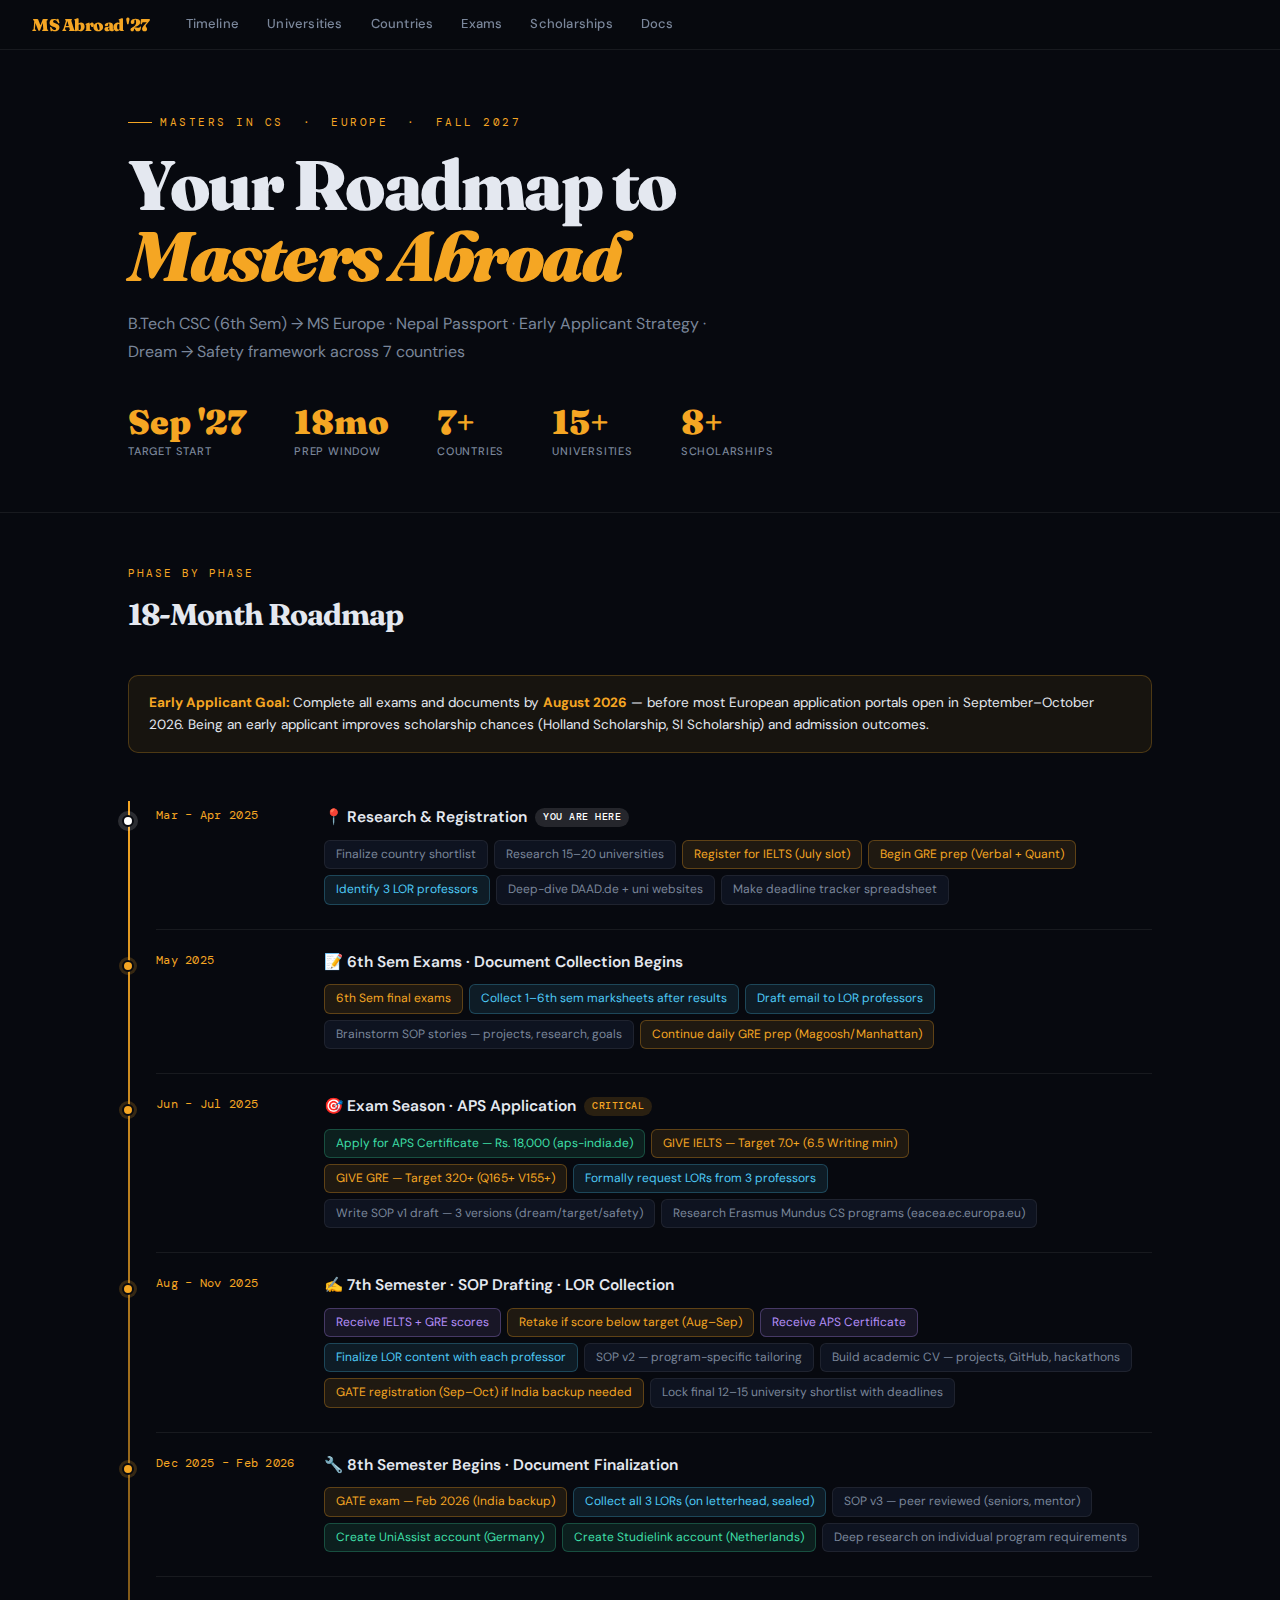
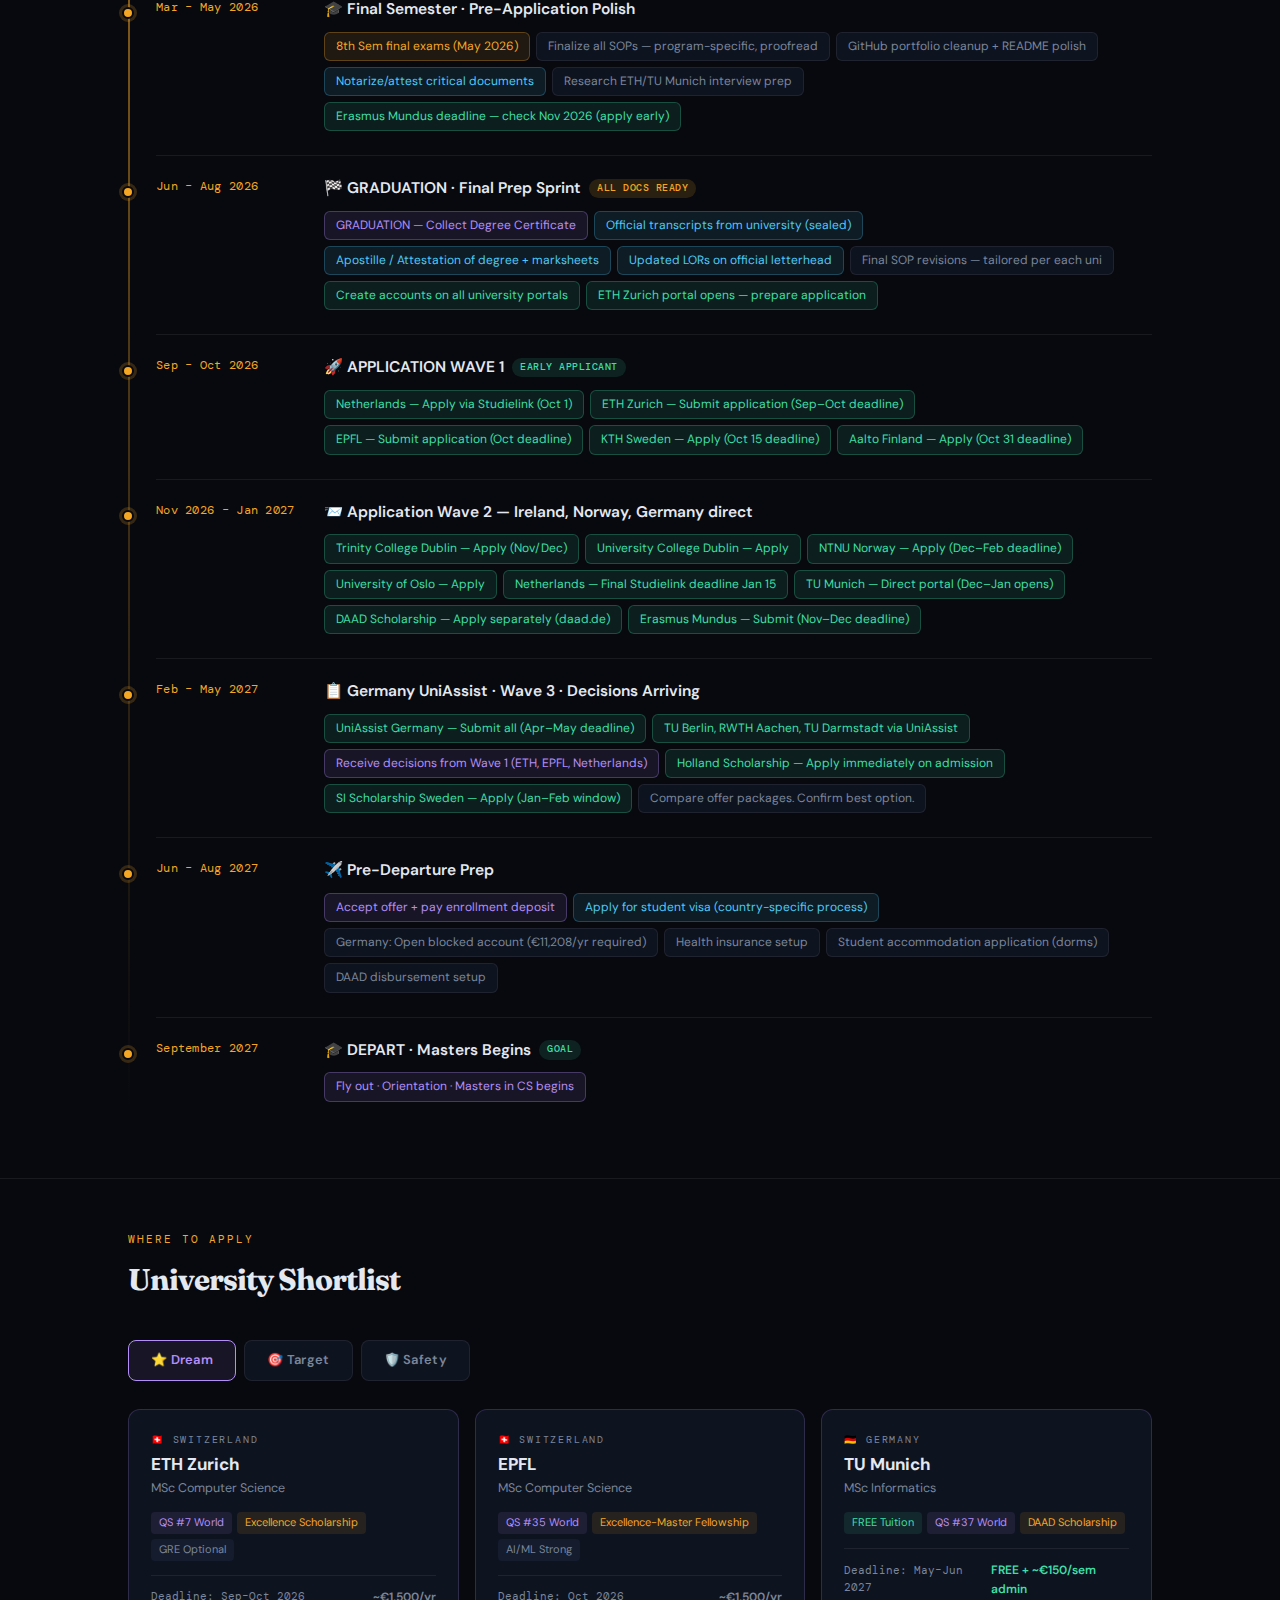
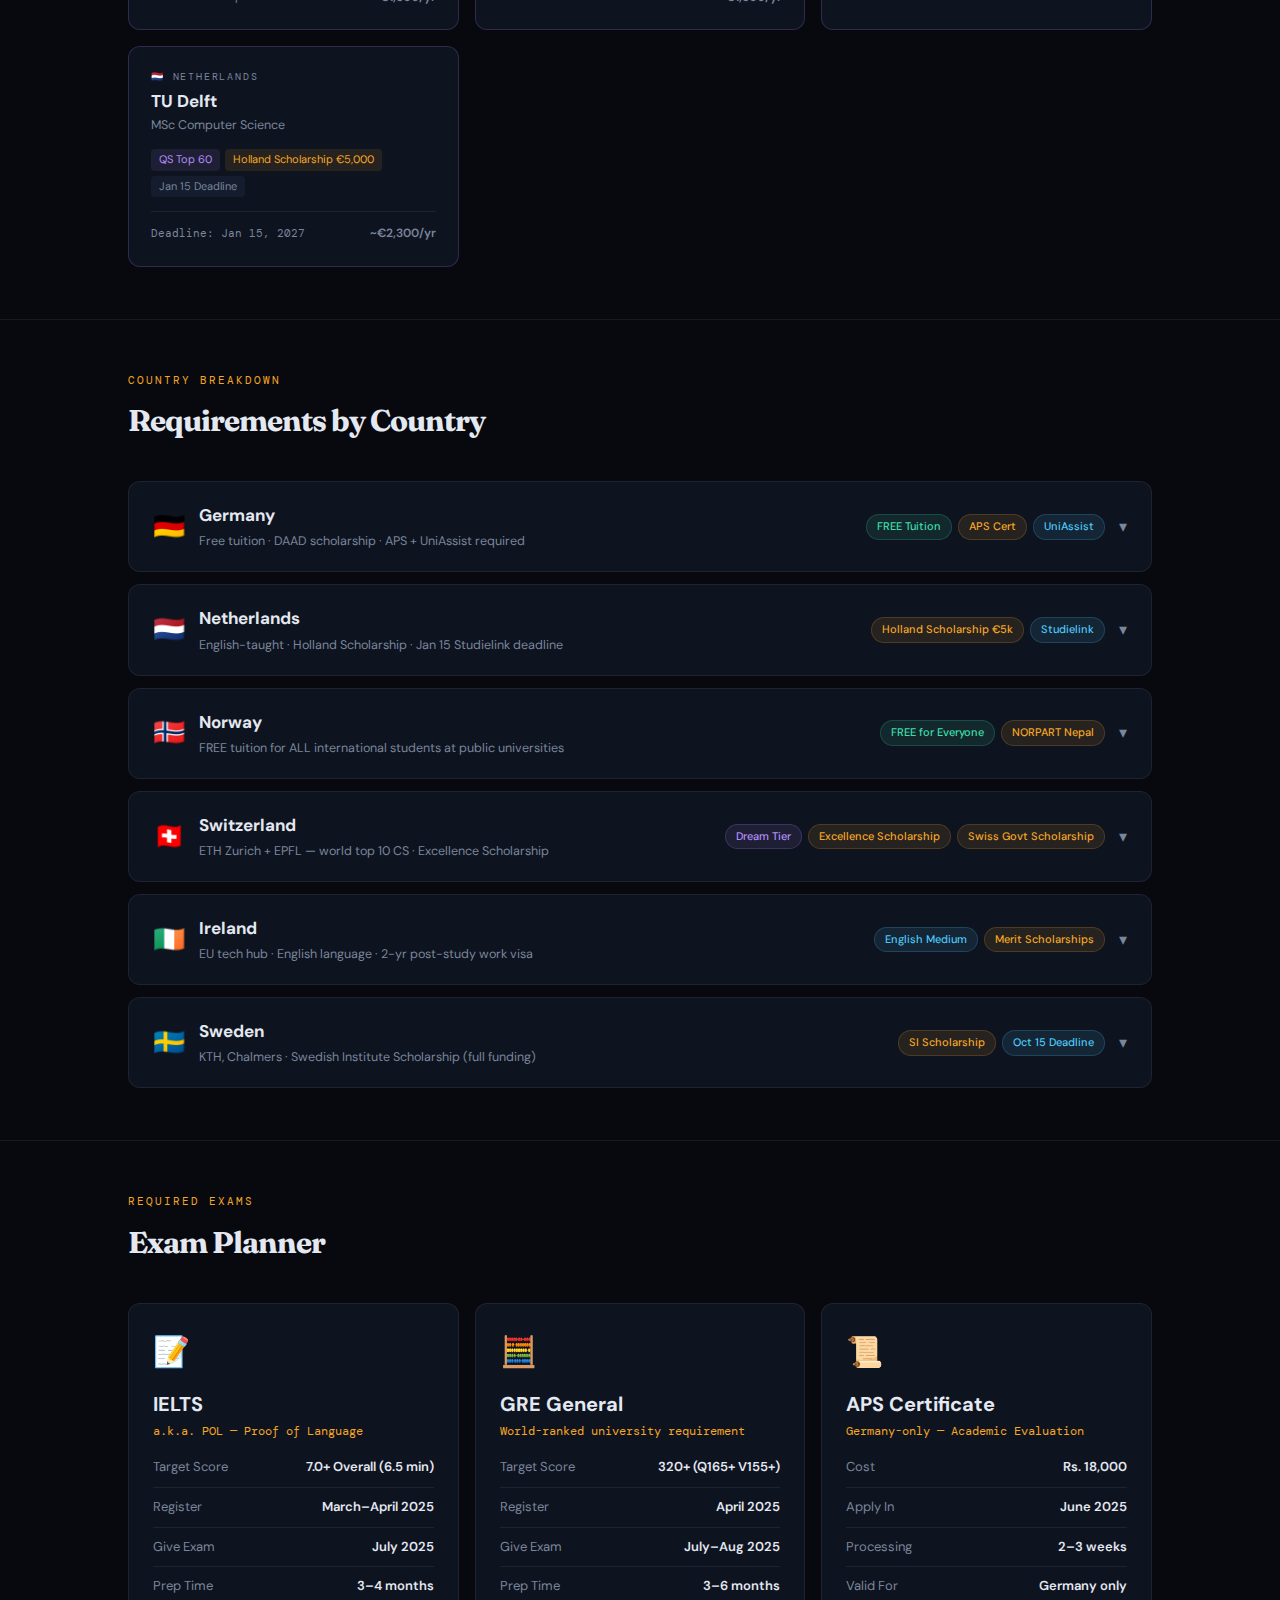
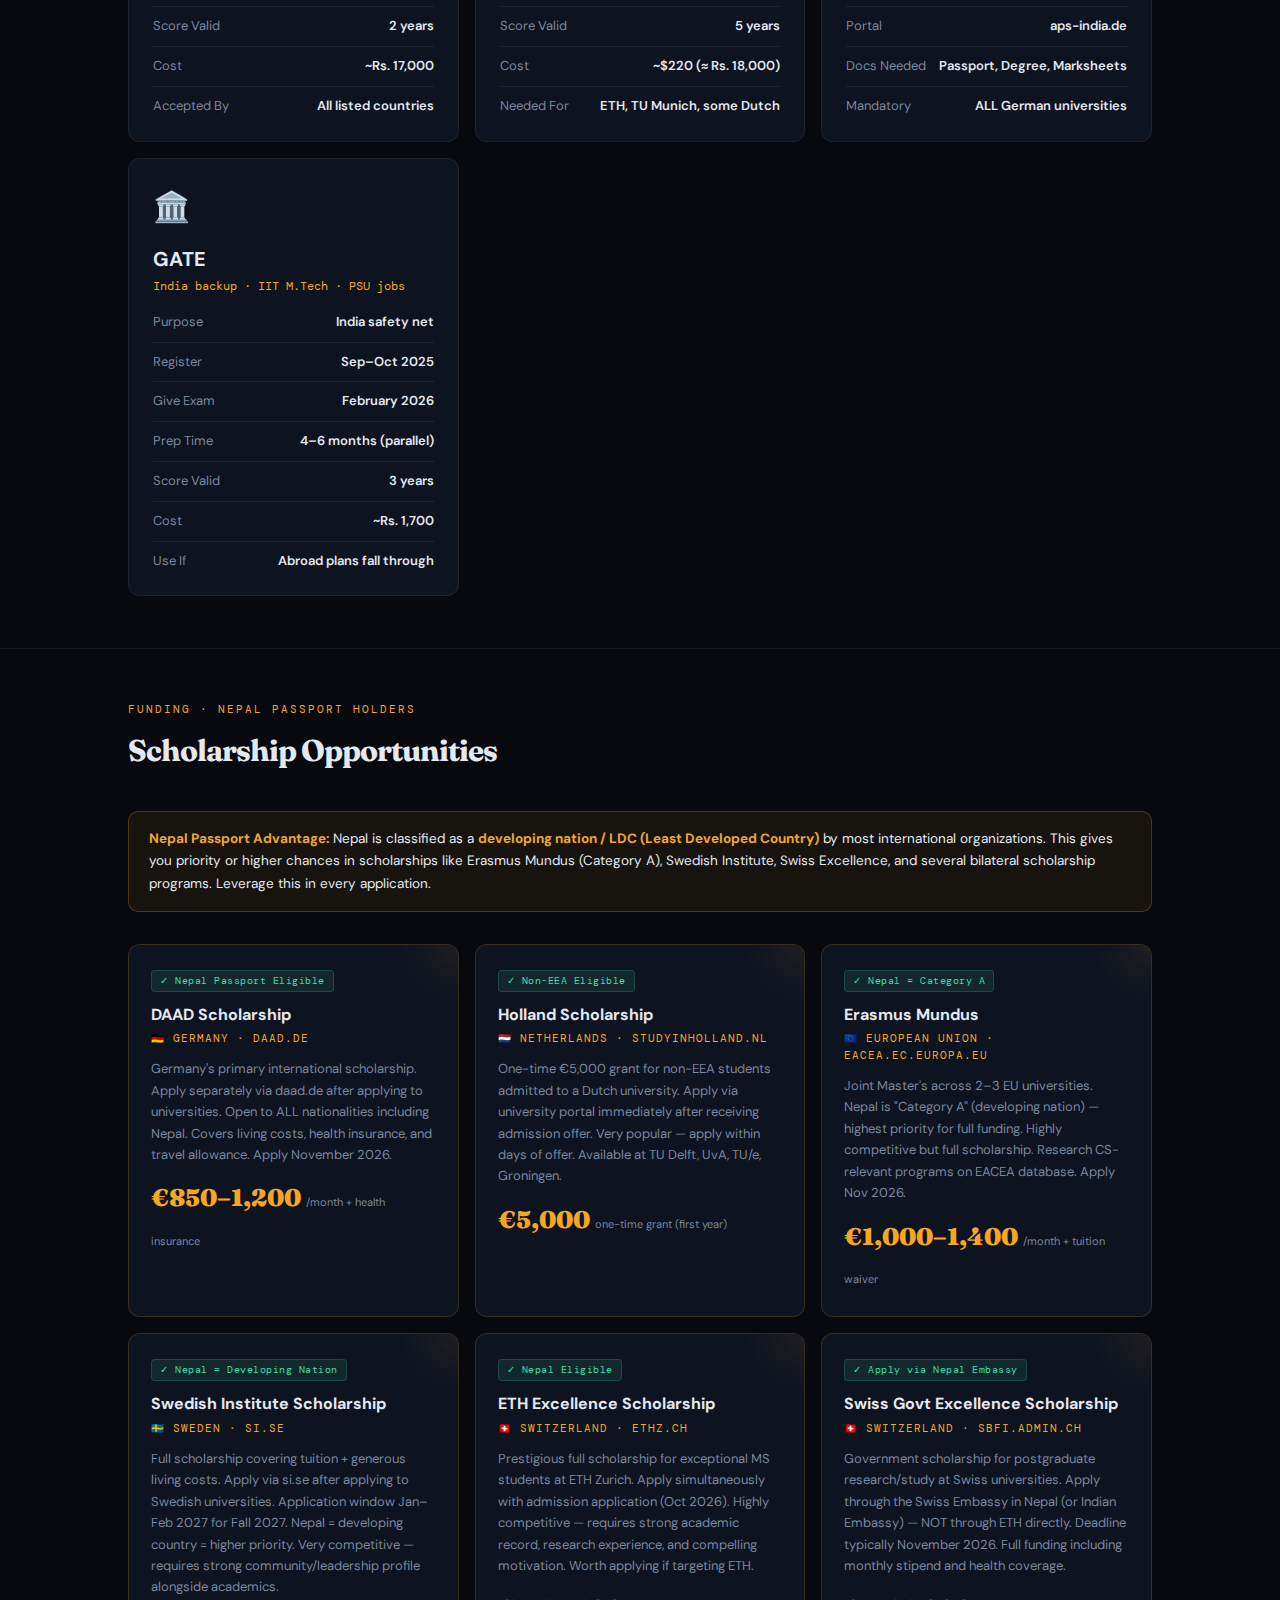
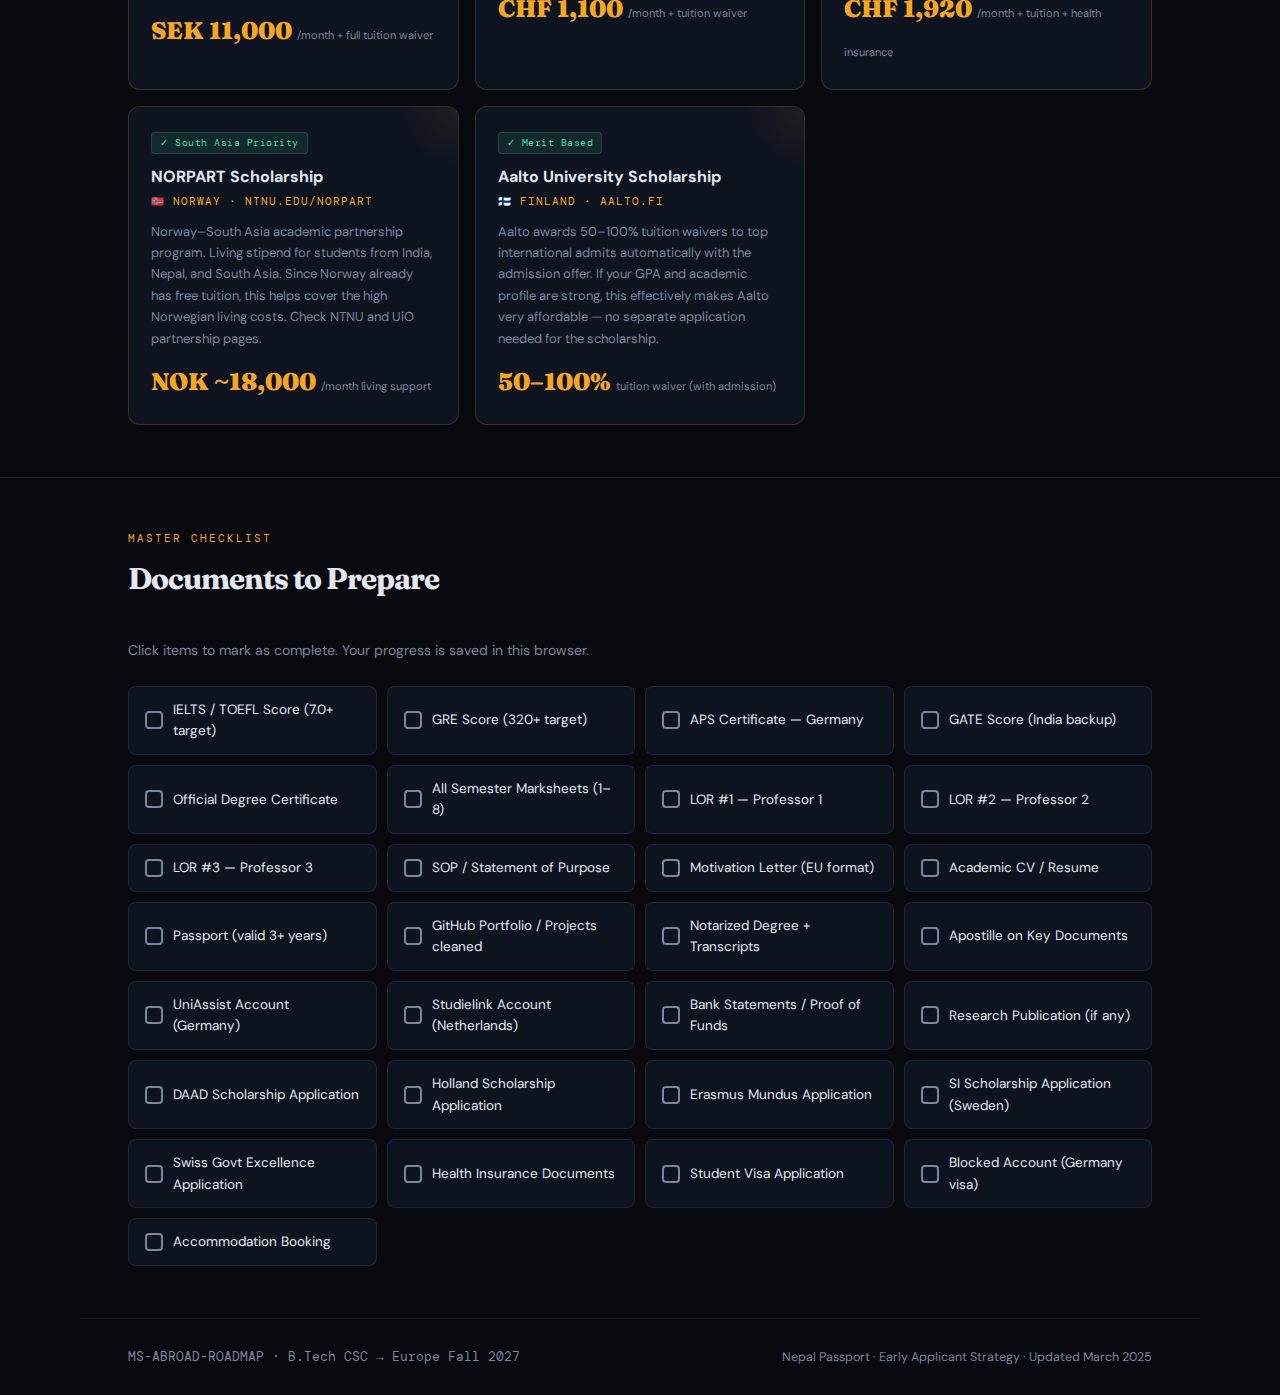
<file: index.html>
<!DOCTYPE html>
<html lang="en">
<head>
<meta charset="UTF-8">
<meta name="viewport" content="width=device-width, initial-scale=1.0">
<title>MS Abroad Roadmap — CSC → Europe Fall 2027</title>
<link href="https://fonts.googleapis.com/css2?family=Fraunces:ital,opsz,wght@0,9..144,300;0,9..144,700;0,9..144,900;1,9..144,400&family=DM+Sans:wght@300;400;500;600&family=DM+Mono:wght@400;500&display=swap" rel="stylesheet">
<style>
:root {
  --bg: #07090f;
  --surface: #0e1320;
  --surface2: #141c2e;
  --border: rgba(255,255,255,0.07);
  --text: #e4e8f0;
  --muted: #7a869a;
  --amber: #f5a623;
  --amber-dim: rgba(245,166,35,0.1);
  --dream: #b48ef8;
  --dream-dim: rgba(180,142,248,0.1);
  --target: #4dc9f5;
  --target-dim: rgba(77,201,245,0.1);
  --safety: #3edfa8;
  --safety-dim: rgba(62,223,168,0.1);
}
*{margin:0;padding:0;box-sizing:border-box}
html{scroll-behavior:smooth}
body{background:var(--bg);color:var(--text);font-family:'DM Sans',sans-serif;line-height:1.6;font-size:15px}

/* NAV */
nav{
  position:sticky;top:0;z-index:100;
  background:rgba(7,9,15,0.96);
  backdrop-filter:blur(16px);
  border-bottom:1px solid var(--border);
  padding:0 32px;
  display:flex;align-items:center;gap:28px;height:50px;
}
.nav-logo{
  font-family:'Fraunces',serif;
  font-size:17px;color:var(--amber);font-weight:900;
  letter-spacing:-0.5px;white-space:nowrap;margin-right:8px;
}
nav a{color:var(--muted);text-decoration:none;font-size:13px;font-weight:500;letter-spacing:0.2px;transition:color 0.2s;white-space:nowrap}
nav a:hover{color:var(--text)}

/* HERO */
.hero{padding:64px 48px 52px;max-width:1120px;margin:0 auto}
.hero-eyebrow{font-family:'DM Mono',monospace;font-size:11px;color:var(--amber);letter-spacing:2.5px;text-transform:uppercase;margin-bottom:18px;display:flex;align-items:center;gap:8px}
.hero-eyebrow::before{content:'';display:inline-block;width:24px;height:1px;background:var(--amber)}
.hero h1{font-family:'Fraunces',serif;font-size:clamp(38px,5.5vw,70px);font-weight:900;line-height:1.02;letter-spacing:-2.5px;margin-bottom:18px}
.hero h1 em{font-style:italic;color:var(--amber)}
.hero-sub{color:var(--muted);font-size:16px;max-width:620px;margin-bottom:40px;line-height:1.7}
.hero-stats{display:flex;gap:48px;flex-wrap:wrap}
.stat{display:flex;flex-direction:column;gap:4px}
.stat-val{font-family:'Fraunces',serif;font-size:34px;font-weight:900;color:var(--amber);line-height:1}
.stat-label{font-size:11px;color:var(--muted);font-weight:500;letter-spacing:0.8px;text-transform:uppercase}

/* LAYOUT */
section{max-width:1120px;margin:0 auto;padding:52px 48px}
.section-eyebrow{font-family:'DM Mono',monospace;font-size:11px;color:var(--amber);letter-spacing:2px;text-transform:uppercase;margin-bottom:8px}
.section-title{font-family:'Fraunces',serif;font-size:30px;font-weight:700;letter-spacing:-1px;margin-bottom:36px}
.divider{border:none;border-top:1px solid var(--border)}

/* TIMELINE */
.timeline{padding-left:28px;position:relative}
.timeline::before{content:'';position:absolute;left:0;top:16px;bottom:16px;width:2px;background:linear-gradient(to bottom,var(--amber) 0%,rgba(245,166,35,0.3) 60%,transparent 100%)}
.phase{position:relative;margin-bottom:0}
.phase-dot{position:absolute;left:-34px;top:30px;width:12px;height:12px;border-radius:50%;background:var(--amber);border:2px solid var(--bg);box-shadow:0 0 0 3px rgba(245,166,35,0.2)}
.phase-dot.now{background:#fff;animation:pulse 2.2s infinite;box-shadow:0 0 0 4px rgba(255,255,255,0.15)}
@keyframes pulse{0%,100%{box-shadow:0 0 0 4px rgba(255,255,255,0.15)}50%{box-shadow:0 0 0 9px rgba(255,255,255,0.04)}}
.phase-inner{padding:20px 0 6px;display:flex;gap:20px;align-items:flex-start}
.phase-time{font-family:'DM Mono',monospace;font-size:11.5px;color:var(--amber);min-width:148px;padding-top:2px;letter-spacing:0.3px}
.phase-body{flex:1}
.phase-name{font-size:15.5px;font-weight:600;margin-bottom:10px;display:flex;align-items:center;gap:8px;flex-wrap:wrap}
.badge{display:inline-block;font-size:9.5px;font-family:'DM Mono',monospace;padding:2px 8px;border-radius:20px;letter-spacing:0.5px;font-weight:500}
.badge.now{background:rgba(255,255,255,0.12);color:#fff}
.badge.key{background:rgba(245,166,35,0.15);color:var(--amber)}
.badge.app{background:rgba(62,223,168,0.12);color:var(--safety)}
.phase-chips{display:flex;flex-wrap:wrap;gap:6px;margin-bottom:18px}
.chip{font-size:12px;padding:4px 11px;border-radius:6px;border:1px solid var(--border);color:var(--muted);background:var(--surface)}
.chip.exam{border-color:rgba(245,166,35,0.3);color:var(--amber);background:var(--amber-dim)}
.chip.doc{border-color:rgba(77,201,245,0.25);color:var(--target);background:var(--target-dim)}
.chip.apply{border-color:rgba(62,223,168,0.25);color:var(--safety);background:var(--safety-dim)}
.chip.milestone{border-color:rgba(180,142,248,0.3);color:var(--dream);background:var(--dream-dim)}
.phase-sep{border:none;border-top:1px solid var(--border);margin:0}

/* TABS */
.cat-tabs{display:flex;gap:8px;margin-bottom:28px;flex-wrap:wrap}
.cat-tab{padding:9px 22px;border-radius:8px;border:1px solid var(--border);background:var(--surface);color:var(--muted);font-size:13px;font-weight:600;cursor:pointer;transition:all 0.2s;letter-spacing:0.3px}
.cat-tab.active-dream{border-color:var(--dream);color:var(--dream);background:var(--dream-dim)}
.cat-tab.active-target{border-color:var(--target);color:var(--target);background:var(--target-dim)}
.cat-tab.active-safety{border-color:var(--safety);color:var(--safety);background:var(--safety-dim)}
.cat-panel{display:none}
.cat-panel.active{display:block}

/* UNI CARDS */
.uni-grid{display:grid;grid-template-columns:repeat(auto-fill,minmax(300px,1fr));gap:16px}
.uni-card{background:var(--surface);border:1px solid var(--border);border-radius:12px;padding:22px;position:relative;transition:transform 0.18s,border-color 0.18s;overflow:hidden}
.uni-card::before{content:'';position:absolute;inset:0;opacity:0;transition:opacity 0.3s;pointer-events:none}
.uni-card:hover{transform:translateY(-2px)}
.uni-card.dream{border-color:rgba(180,142,248,0.2)}.uni-card.dream:hover{border-color:var(--dream)}
.uni-card.target{border-color:rgba(77,201,245,0.18)}.uni-card.target:hover{border-color:var(--target)}
.uni-card.safety{border-color:rgba(62,223,168,0.18)}.uni-card.safety:hover{border-color:var(--safety)}
.uni-country-label{font-family:'DM Mono',monospace;font-size:10px;letter-spacing:1.8px;text-transform:uppercase;color:var(--muted);margin-bottom:6px}
.uni-name{font-size:17px;font-weight:700;margin-bottom:4px;line-height:1.2}
.uni-program{font-size:12.5px;color:var(--muted);margin-bottom:14px}
.uni-tags{display:flex;flex-wrap:wrap;gap:5px;margin-bottom:14px}
.uni-tag{font-size:11px;padding:2px 8px;border-radius:4px;background:var(--surface2);color:var(--muted)}
.uni-tag.free{background:rgba(62,223,168,0.1);color:var(--safety)}
.uni-tag.scholar{background:rgba(245,166,35,0.1);color:var(--amber)}
.uni-tag.qs{background:rgba(180,142,248,0.1);color:var(--dream)}
.uni-meta{display:flex;justify-content:space-between;align-items:center;font-size:12px;color:var(--muted);padding-top:12px;border-top:1px solid var(--border)}
.uni-deadline{font-family:'DM Mono',monospace;font-size:10.5px}
.uni-fee{font-weight:600}
.uni-fee.free-text{color:var(--safety)}

/* COUNTRY ACCORDION */
.country-grid{display:grid;gap:12px}
.country-card{background:var(--surface);border:1px solid var(--border);border-radius:12px;overflow:hidden}
.country-header{padding:20px 24px;display:flex;align-items:center;gap:14px;cursor:pointer;user-select:none;transition:background 0.2s}
.country-header:hover{background:var(--surface2)}
.flag{font-size:26px;flex-shrink:0}
.country-info{flex:1}
.country-name{font-size:17px;font-weight:700}
.country-tagline{font-size:12.5px;color:var(--muted);margin-top:2px}
.country-pills{display:flex;gap:6px;flex-wrap:wrap}
.pill{font-size:11px;padding:3px 10px;border-radius:20px;font-weight:500}
.pill.green{background:rgba(62,223,168,0.1);color:var(--safety);border:1px solid rgba(62,223,168,0.2)}
.pill.amber{background:rgba(245,166,35,0.1);color:var(--amber);border:1px solid rgba(245,166,35,0.2)}
.pill.blue{background:rgba(77,201,245,0.1);color:var(--target);border:1px solid rgba(77,201,245,0.2)}
.pill.purple{background:rgba(180,142,248,0.1);color:var(--dream);border:1px solid rgba(180,142,248,0.2)}
.chevron{color:var(--muted);font-size:16px;transition:transform 0.25s;flex-shrink:0}
.chevron.open{transform:rotate(180deg)}
.country-body{padding:0 24px;max-height:0;overflow:hidden;transition:max-height 0.4s ease,padding 0.3s}
.country-body.open{max-height:800px;padding:20px 24px 24px}
.country-body>p{color:var(--muted);font-size:13.5px;margin-bottom:16px;line-height:1.7}
.req-grid{display:grid;grid-template-columns:1fr 1fr;gap:8px;margin-bottom:14px}
.req-item{display:flex;align-items:flex-start;gap:8px;font-size:13px}
.req-item span:first-child{color:var(--amber);font-size:11px;margin-top:3px;flex-shrink:0}
.info-box{background:var(--surface2);border:1px solid var(--border);border-radius:8px;padding:14px 16px;font-size:13px;margin-top:10px}
.info-box strong{display:block;font-size:10.5px;font-family:'DM Mono',monospace;color:var(--amber);letter-spacing:1px;text-transform:uppercase;margin-bottom:6px}
.info-box p{color:var(--muted);line-height:1.65}
.info-boxes{display:grid;grid-template-columns:1fr 1fr;gap:10px}

/* EXAM GRID */
.exam-grid{display:grid;grid-template-columns:repeat(auto-fill,minmax(260px,1fr));gap:16px}
.exam-card{background:var(--surface);border:1px solid var(--border);border-radius:12px;padding:24px}
.exam-icon{font-size:30px;margin-bottom:12px}
.exam-title{font-size:20px;font-weight:700;margin-bottom:2px}
.exam-sub{font-size:12px;color:var(--amber);font-family:'DM Mono',monospace;margin-bottom:16px}
.exam-rows{display:flex;flex-direction:column;gap:9px}
.exam-row{display:flex;justify-content:space-between;font-size:13px;padding-bottom:9px;border-bottom:1px solid var(--border)}
.exam-row:last-child{border-bottom:none;padding-bottom:0}
.exam-row .label{color:var(--muted)}
.exam-row .value{font-weight:600;text-align:right}

/* SCHOLARSHIP */
.scholar-grid{display:grid;grid-template-columns:repeat(auto-fill,minmax(300px,1fr));gap:16px}
.scholar-card{background:var(--surface);border:1px solid rgba(245,166,35,0.18);border-radius:12px;padding:22px;position:relative}
.scholar-card::after{content:'';position:absolute;top:0;right:0;width:60px;height:60px;background:radial-gradient(circle at top right,rgba(245,166,35,0.08),transparent 70%);border-radius:0 12px 0 0;pointer-events:none}
.scholar-title{font-size:16px;font-weight:700;margin-bottom:4px}
.scholar-country{font-size:10.5px;font-family:'DM Mono',monospace;color:var(--amber);letter-spacing:1px;text-transform:uppercase;margin-bottom:10px}
.scholar-desc{font-size:13px;color:var(--muted);margin-bottom:14px;line-height:1.65}
.scholar-amount{font-family:'Fraunces',serif;font-size:24px;font-weight:900;color:var(--amber)}
.scholar-amount-label{font-size:11px;color:var(--muted);font-family:'DM Sans',sans-serif;font-weight:400}
.nepal-badge{display:inline-block;background:rgba(62,223,168,0.1);color:var(--safety);border:1px solid rgba(62,223,168,0.2);font-size:10px;font-family:'DM Mono',monospace;padding:2px 8px;border-radius:4px;margin-bottom:10px;letter-spacing:0.5px}

/* CHECKLIST */
.checklist{display:grid;grid-template-columns:repeat(auto-fill,minmax(240px,1fr));gap:10px}
.check-item{display:flex;align-items:center;gap:10px;padding:12px 16px;background:var(--surface);border:1px solid var(--border);border-radius:8px;font-size:13.5px;cursor:pointer;transition:all 0.2s;user-select:none}
.check-item:hover{border-color:rgba(245,166,35,0.3)}
.check-box{width:18px;height:18px;border:2px solid var(--muted);border-radius:4px;flex-shrink:0;display:flex;align-items:center;justify-content:center;transition:all 0.2s;font-size:11px;color:#000;font-weight:700}
.check-item.done{opacity:0.5}
.check-item.done .check-box{background:var(--safety);border-color:var(--safety)}
.check-item.done .check-box::after{content:'✓'}

/* ALERT BOX */
.alert{background:rgba(245,166,35,0.07);border:1px solid rgba(245,166,35,0.25);border-radius:10px;padding:16px 20px;font-size:13.5px;color:var(--text);margin-bottom:32px;line-height:1.65}
.alert strong{color:var(--amber)}

/* FOOTER */
.footer{max-width:1120px;margin:0 auto;padding:28px 48px;color:var(--muted);font-size:12.5px;border-top:1px solid var(--border);display:flex;justify-content:space-between;align-items:center;flex-wrap:wrap;gap:12px}
.footer-brand{font-family:'DM Mono',monospace}

/* RESPONSIVE */
@media(max-width:680px){
  .hero,section{padding:32px 20px}
  nav{padding:0 16px;gap:16px}
  nav a:not(:first-of-type){display:none}
  .req-grid{grid-template-columns:1fr}
  .info-boxes{grid-template-columns:1fr}
  .hero-stats{gap:28px}
  .country-pills{display:none}
  .phase-inner{flex-direction:column;gap:4px}
  .phase-time{min-width:unset}
}
</style>
</head>
<body>

<nav>
  <div class="nav-logo">MS Abroad '27</div>
  <a href="#timeline">Timeline</a>
  <a href="#universities">Universities</a>
  <a href="#countries">Countries</a>
  <a href="#exams">Exams</a>
  <a href="#scholarships">Scholarships</a>
  <a href="#docs">Docs</a>
</nav>

<!-- HERO -->
<div class="hero">
  <div class="hero-eyebrow">Masters in CS &nbsp;·&nbsp; Europe &nbsp;·&nbsp; Fall 2027</div>
  <h1>Your Roadmap to<br><em>Masters Abroad</em></h1>
  <p class="hero-sub">B.Tech CSC (6th Sem) → MS Europe · Nepal Passport · Early Applicant Strategy · Dream → Safety framework across 7 countries</p>
  <div class="hero-stats">
    <div class="stat"><span class="stat-val">Sep '27</span><span class="stat-label">Target Start</span></div>
    <div class="stat"><span class="stat-val">18mo</span><span class="stat-label">Prep Window</span></div>
    <div class="stat"><span class="stat-val">7+</span><span class="stat-label">Countries</span></div>
    <div class="stat"><span class="stat-val">15+</span><span class="stat-label">Universities</span></div>
    <div class="stat"><span class="stat-val">8+</span><span class="stat-label">Scholarships</span></div>
  </div>
</div>

<hr class="divider">

<!-- TIMELINE -->
<section id="timeline">
  <div class="section-eyebrow">Phase by Phase</div>
  <div class="section-title">18-Month Roadmap</div>

  <div class="alert">
    <strong>Early Applicant Goal:</strong> Complete all exams and documents by <strong>August 2026</strong> — before most European application portals open in September–October 2026. Being an early applicant improves scholarship chances (Holland Scholarship, SI Scholarship) and admission outcomes.
  </div>

  <div class="timeline">

    <!-- P1 -->
    <div class="phase">
      <div class="phase-dot now"></div>
      <div class="phase-inner">
        <div class="phase-time">Mar – Apr 2025</div>
        <div class="phase-body">
          <div class="phase-name">📍 Research & Registration <span class="badge now">YOU ARE HERE</span></div>
          <div class="phase-chips">
            <span class="chip">Finalize country shortlist</span>
            <span class="chip">Research 15–20 universities</span>
            <span class="chip exam">Register for IELTS (July slot)</span>
            <span class="chip exam">Begin GRE prep (Verbal + Quant)</span>
            <span class="chip doc">Identify 3 LOR professors</span>
            <span class="chip">Deep-dive DAAD.de + uni websites</span>
            <span class="chip">Make deadline tracker spreadsheet</span>
          </div>
        </div>
      </div>
      <hr class="phase-sep">
    </div>

    <!-- P2 -->
    <div class="phase">
      <div class="phase-dot"></div>
      <div class="phase-inner">
        <div class="phase-time">May 2025</div>
        <div class="phase-body">
          <div class="phase-name">📝 6th Sem Exams · Document Collection Begins</div>
          <div class="phase-chips">
            <span class="chip exam">6th Sem final exams</span>
            <span class="chip doc">Collect 1–6th sem marksheets after results</span>
            <span class="chip doc">Draft email to LOR professors</span>
            <span class="chip">Brainstorm SOP stories — projects, research, goals</span>
            <span class="chip exam">Continue daily GRE prep (Magoosh/Manhattan)</span>
          </div>
        </div>
      </div>
      <hr class="phase-sep">
    </div>

    <!-- P3 -->
    <div class="phase">
      <div class="phase-dot"></div>
      <div class="phase-inner">
        <div class="phase-time">Jun – Jul 2025</div>
        <div class="phase-body">
          <div class="phase-name">🎯 Exam Season · APS Application <span class="badge key">CRITICAL</span></div>
          <div class="phase-chips">
            <span class="chip apply">Apply for APS Certificate — Rs. 18,000 (aps-india.de)</span>
            <span class="chip exam">GIVE IELTS — Target 7.0+ (6.5 Writing min)</span>
            <span class="chip exam">GIVE GRE — Target 320+ (Q165+ V155+)</span>
            <span class="chip doc">Formally request LORs from 3 professors</span>
            <span class="chip">Write SOP v1 draft — 3 versions (dream/target/safety)</span>
            <span class="chip">Research Erasmus Mundus CS programs (eacea.ec.europa.eu)</span>
          </div>
        </div>
      </div>
      <hr class="phase-sep">
    </div>

    <!-- P4 -->
    <div class="phase">
      <div class="phase-dot"></div>
      <div class="phase-inner">
        <div class="phase-time">Aug – Nov 2025</div>
        <div class="phase-body">
          <div class="phase-name">✍️ 7th Semester · SOP Drafting · LOR Collection</div>
          <div class="phase-chips">
            <span class="chip milestone">Receive IELTS + GRE scores</span>
            <span class="chip exam">Retake if score below target (Aug–Sep)</span>
            <span class="chip milestone">Receive APS Certificate</span>
            <span class="chip doc">Finalize LOR content with each professor</span>
            <span class="chip">SOP v2 — program-specific tailoring</span>
            <span class="chip">Build academic CV — projects, GitHub, hackathons</span>
            <span class="chip exam">GATE registration (Sep–Oct) if India backup needed</span>
            <span class="chip">Lock final 12–15 university shortlist with deadlines</span>
          </div>
        </div>
      </div>
      <hr class="phase-sep">
    </div>

    <!-- P5 -->
    <div class="phase">
      <div class="phase-dot"></div>
      <div class="phase-inner">
        <div class="phase-time">Dec 2025 – Feb 2026</div>
        <div class="phase-body">
          <div class="phase-name">🔧 8th Semester Begins · Document Finalization</div>
          <div class="phase-chips">
            <span class="chip exam">GATE exam — Feb 2026 (India backup)</span>
            <span class="chip doc">Collect all 3 LORs (on letterhead, sealed)</span>
            <span class="chip">SOP v3 — peer reviewed (seniors, mentor)</span>
            <span class="chip apply">Create UniAssist account (Germany)</span>
            <span class="chip apply">Create Studielink account (Netherlands)</span>
            <span class="chip">Deep research on individual program requirements</span>
          </div>
        </div>
      </div>
      <hr class="phase-sep">
    </div>

    <!-- P6 -->
    <div class="phase">
      <div class="phase-dot"></div>
      <div class="phase-inner">
        <div class="phase-time">Mar – May 2026</div>
        <div class="phase-body">
          <div class="phase-name">🎓 Final Semester · Pre-Application Polish</div>
          <div class="phase-chips">
            <span class="chip exam">8th Sem final exams (May 2026)</span>
            <span class="chip">Finalize all SOPs — program-specific, proofread</span>
            <span class="chip">GitHub portfolio cleanup + README polish</span>
            <span class="chip doc">Notarize/attest critical documents</span>
            <span class="chip">Research ETH/TU Munich interview prep</span>
            <span class="chip apply">Erasmus Mundus deadline — check Nov 2026 (apply early)</span>
          </div>
        </div>
      </div>
      <hr class="phase-sep">
    </div>

    <!-- P7 -->
    <div class="phase">
      <div class="phase-dot"></div>
      <div class="phase-inner">
        <div class="phase-time">Jun – Aug 2026</div>
        <div class="phase-body">
          <div class="phase-name">🏁 GRADUATION · Final Prep Sprint <span class="badge key">ALL DOCS READY</span></div>
          <div class="phase-chips">
            <span class="chip milestone">GRADUATION — Collect Degree Certificate</span>
            <span class="chip doc">Official transcripts from university (sealed)</span>
            <span class="chip doc">Apostille / Attestation of degree + marksheets</span>
            <span class="chip doc">Updated LORs on official letterhead</span>
            <span class="chip">Final SOP revisions — tailored per each uni</span>
            <span class="chip apply">Create accounts on all university portals</span>
            <span class="chip apply">ETH Zurich portal opens — prepare application</span>
          </div>
        </div>
      </div>
      <hr class="phase-sep">
    </div>

    <!-- P8 -->
    <div class="phase">
      <div class="phase-dot"></div>
      <div class="phase-inner">
        <div class="phase-time">Sep – Oct 2026</div>
        <div class="phase-body">
          <div class="phase-name">🚀 APPLICATION WAVE 1 <span class="badge app">EARLY APPLICANT</span></div>
          <div class="phase-chips">
            <span class="chip apply">Netherlands — Apply via Studielink (Oct 1)</span>
            <span class="chip apply">ETH Zurich — Submit application (Sep–Oct deadline)</span>
            <span class="chip apply">EPFL — Submit application (Oct deadline)</span>
            <span class="chip apply">KTH Sweden — Apply (Oct 15 deadline)</span>
            <span class="chip apply">Aalto Finland — Apply (Oct 31 deadline)</span>
          </div>
        </div>
      </div>
      <hr class="phase-sep">
    </div>

    <!-- P9 -->
    <div class="phase">
      <div class="phase-dot"></div>
      <div class="phase-inner">
        <div class="phase-time">Nov 2026 – Jan 2027</div>
        <div class="phase-body">
          <div class="phase-name">📨 Application Wave 2 — Ireland, Norway, Germany direct</div>
          <div class="phase-chips">
            <span class="chip apply">Trinity College Dublin — Apply (Nov/Dec)</span>
            <span class="chip apply">University College Dublin — Apply</span>
            <span class="chip apply">NTNU Norway — Apply (Dec–Feb deadline)</span>
            <span class="chip apply">University of Oslo — Apply</span>
            <span class="chip apply">Netherlands — Final Studielink deadline Jan 15</span>
            <span class="chip apply">TU Munich — Direct portal (Dec–Jan opens)</span>
            <span class="chip apply">DAAD Scholarship — Apply separately (daad.de)</span>
            <span class="chip apply">Erasmus Mundus — Submit (Nov–Dec deadline)</span>
          </div>
        </div>
      </div>
      <hr class="phase-sep">
    </div>

    <!-- P10 -->
    <div class="phase">
      <div class="phase-dot"></div>
      <div class="phase-inner">
        <div class="phase-time">Feb – May 2027</div>
        <div class="phase-body">
          <div class="phase-name">📋 Germany UniAssist · Wave 3 · Decisions Arriving</div>
          <div class="phase-chips">
            <span class="chip apply">UniAssist Germany — Submit all (Apr–May deadline)</span>
            <span class="chip apply">TU Berlin, RWTH Aachen, TU Darmstadt via UniAssist</span>
            <span class="chip milestone">Receive decisions from Wave 1 (ETH, EPFL, Netherlands)</span>
            <span class="chip apply">Holland Scholarship — Apply immediately on admission</span>
            <span class="chip apply">SI Scholarship Sweden — Apply (Jan–Feb window)</span>
            <span class="chip">Compare offer packages. Confirm best option.</span>
          </div>
        </div>
      </div>
      <hr class="phase-sep">
    </div>

    <!-- P11 -->
    <div class="phase">
      <div class="phase-dot"></div>
      <div class="phase-inner">
        <div class="phase-time">Jun – Aug 2027</div>
        <div class="phase-body">
          <div class="phase-name">✈️ Pre-Departure Prep</div>
          <div class="phase-chips">
            <span class="chip milestone">Accept offer + pay enrollment deposit</span>
            <span class="chip doc">Apply for student visa (country-specific process)</span>
            <span class="chip">Germany: Open blocked account (€11,208/yr required)</span>
            <span class="chip">Health insurance setup</span>
            <span class="chip">Student accommodation application (dorms)</span>
            <span class="chip">DAAD disbursement setup</span>
          </div>
        </div>
      </div>
      <hr class="phase-sep">
    </div>

    <!-- Final -->
    <div class="phase">
      <div class="phase-dot"></div>
      <div class="phase-inner">
        <div class="phase-time">September 2027</div>
        <div class="phase-body">
          <div class="phase-name">🎓 DEPART · Masters Begins <span class="badge app">GOAL</span></div>
          <div class="phase-chips">
            <span class="chip milestone">Fly out · Orientation · Masters in CS begins</span>
          </div>
        </div>
      </div>
    </div>

  </div>
</section>

<hr class="divider">

<!-- UNIVERSITIES -->
<section id="universities">
  <div class="section-eyebrow">Where to Apply</div>
  <div class="section-title">University Shortlist</div>

  <div class="cat-tabs">
    <div class="cat-tab active-dream" onclick="switchTab('dream',this)">⭐ Dream</div>
    <div class="cat-tab" onclick="switchTab('target',this)">🎯 Target</div>
    <div class="cat-tab" onclick="switchTab('safety',this)">🛡️ Safety</div>
  </div>

  <!-- DREAM -->
  <div class="cat-panel active" id="panel-dream">
    <div class="uni-grid">
      <div class="uni-card dream">
        <div class="uni-country-label">🇨🇭 Switzerland</div>
        <div class="uni-name">ETH Zurich</div>
        <div class="uni-program">MSc Computer Science</div>
        <div class="uni-tags">
          <span class="uni-tag qs">QS #7 World</span>
          <span class="uni-tag scholar">Excellence Scholarship</span>
          <span class="uni-tag">GRE Optional</span>
        </div>
        <div class="uni-meta">
          <span class="uni-deadline">Deadline: Sep–Oct 2026</span>
          <span class="uni-fee">~€1,500/yr</span>
        </div>
      </div>
      <div class="uni-card dream">
        <div class="uni-country-label">🇨🇭 Switzerland</div>
        <div class="uni-name">EPFL</div>
        <div class="uni-program">MSc Computer Science</div>
        <div class="uni-tags">
          <span class="uni-tag qs">QS #35 World</span>
          <span class="uni-tag scholar">Excellence-Master Fellowship</span>
          <span class="uni-tag">AI/ML Strong</span>
        </div>
        <div class="uni-meta">
          <span class="uni-deadline">Deadline: Oct 2026</span>
          <span class="uni-fee">~€1,500/yr</span>
        </div>
      </div>
      <div class="uni-card dream">
        <div class="uni-country-label">🇩🇪 Germany</div>
        <div class="uni-name">TU Munich</div>
        <div class="uni-program">MSc Informatics</div>
        <div class="uni-tags">
          <span class="uni-tag free">FREE Tuition</span>
          <span class="uni-tag qs">QS #37 World</span>
          <span class="uni-tag scholar">DAAD Scholarship</span>
        </div>
        <div class="uni-meta">
          <span class="uni-deadline">Deadline: May–Jun 2027</span>
          <span class="uni-fee free-text">FREE + ~€150/sem admin</span>
        </div>
      </div>
      <div class="uni-card dream">
        <div class="uni-country-label">🇳🇱 Netherlands</div>
        <div class="uni-name">TU Delft</div>
        <div class="uni-program">MSc Computer Science</div>
        <div class="uni-tags">
          <span class="uni-tag qs">QS Top 60</span>
          <span class="uni-tag scholar">Holland Scholarship €5,000</span>
          <span class="uni-tag">Jan 15 Deadline</span>
        </div>
        <div class="uni-meta">
          <span class="uni-deadline">Deadline: Jan 15, 2027</span>
          <span class="uni-fee">~€2,300/yr</span>
        </div>
      </div>
    </div>
  </div>

  <!-- TARGET -->
  <div class="cat-panel" id="panel-target">
    <div class="uni-grid">
      <div class="uni-card target">
        <div class="uni-country-label">🇩🇪 Germany</div>
        <div class="uni-name">RWTH Aachen</div>
        <div class="uni-program">MSc Computer Science</div>
        <div class="uni-tags">
          <span class="uni-tag free">FREE Tuition</span>
          <span class="uni-tag scholar">DAAD Eligible</span>
          <span class="uni-tag">QS Top 100</span>
        </div>
        <div class="uni-meta">
          <span class="uni-deadline">Deadline: May 2027 (UniAssist)</span>
          <span class="uni-fee free-text">FREE</span>
        </div>
      </div>
      <div class="uni-card target">
        <div class="uni-country-label">🇩🇪 Germany</div>
        <div class="uni-name">TU Berlin</div>
        <div class="uni-program">MSc CS / Computer Engineering</div>
        <div class="uni-tags">
          <span class="uni-tag free">FREE Tuition</span>
          <span class="uni-tag scholar">DAAD Eligible</span>
          <span class="uni-tag">Capital city</span>
        </div>
        <div class="uni-meta">
          <span class="uni-deadline">Deadline: Jun 2027</span>
          <span class="uni-fee free-text">FREE</span>
        </div>
      </div>
      <div class="uni-card target">
        <div class="uni-country-label">🇩🇪 Germany</div>
        <div class="uni-name">KIT Karlsruhe</div>
        <div class="uni-program">MSc Computer Science</div>
        <div class="uni-tags">
          <span class="uni-tag free">FREE Tuition</span>
          <span class="uni-tag scholar">DAAD Eligible</span>
          <span class="uni-tag">QS Top 150</span>
        </div>
        <div class="uni-meta">
          <span class="uni-deadline">Deadline: Jun 2027</span>
          <span class="uni-fee free-text">FREE</span>
        </div>
      </div>
      <div class="uni-card target">
        <div class="uni-country-label">🇳🇴 Norway</div>
        <div class="uni-name">NTNU</div>
        <div class="uni-program">MSc Computer Science</div>
        <div class="uni-tags">
          <span class="uni-tag free">FREE Tuition (All Int'l)</span>
          <span class="uni-tag">QS Top 500</span>
          <span class="uni-tag scholar">NORPART</span>
        </div>
        <div class="uni-meta">
          <span class="uni-deadline">Deadline: Feb 2027</span>
          <span class="uni-fee free-text">FREE (living costs ~€1,200/mo)</span>
        </div>
      </div>
      <div class="uni-card target">
        <div class="uni-country-label">🇳🇴 Norway</div>
        <div class="uni-name">University of Oslo</div>
        <div class="uni-program">MSc Informatics / Data Science</div>
        <div class="uni-tags">
          <span class="uni-tag free">FREE Tuition</span>
          <span class="uni-tag">Research Focused</span>
          <span class="uni-tag scholar">NORPART</span>
        </div>
        <div class="uni-meta">
          <span class="uni-deadline">Deadline: Feb 2027</span>
          <span class="uni-fee free-text">FREE</span>
        </div>
      </div>
      <div class="uni-card target">
        <div class="uni-country-label">🇳🇱 Netherlands</div>
        <div class="uni-name">University of Amsterdam</div>
        <div class="uni-program">MSc AI / Software Engineering</div>
        <div class="uni-tags">
          <span class="uni-tag scholar">Holland Scholarship</span>
          <span class="uni-tag">Strong AI Research</span>
        </div>
        <div class="uni-meta">
          <span class="uni-deadline">Deadline: Nov 2026 / Jan 15</span>
          <span class="uni-fee">~€2,500/yr</span>
        </div>
      </div>
      <div class="uni-card target">
        <div class="uni-country-label">🇫🇮 Finland</div>
        <div class="uni-name">Aalto University</div>
        <div class="uni-program">MSc CS / Data Science</div>
        <div class="uni-tags">
          <span class="uni-tag scholar">Aalto Scholarship (top admits)</span>
          <span class="uni-tag">QS Top 150</span>
        </div>
        <div class="uni-meta">
          <span class="uni-deadline">Deadline: Jan 2027</span>
          <span class="uni-fee">~€15,000/yr (scholarship possible)</span>
        </div>
      </div>
      <div class="uni-card target">
        <div class="uni-country-label">🇮🇪 Ireland</div>
        <div class="uni-name">Trinity College Dublin</div>
        <div class="uni-program">MSc Computer Science</div>
        <div class="uni-tags">
          <span class="uni-tag">QS Top 100</span>
          <span class="uni-tag">EU Tech Hub</span>
          <span class="uni-tag">Merit Scholarships</span>
        </div>
        <div class="uni-meta">
          <span class="uni-deadline">Deadline: Nov–Dec 2026</span>
          <span class="uni-fee">~€18,000/yr</span>
        </div>
      </div>
    </div>
  </div>

  <!-- SAFETY -->
  <div class="cat-panel" id="panel-safety">
    <div class="uni-grid">
      <div class="uni-card safety">
        <div class="uni-country-label">🇩🇪 Germany</div>
        <div class="uni-name">TU Darmstadt</div>
        <div class="uni-program">MSc Computer Science</div>
        <div class="uni-tags">
          <span class="uni-tag free">FREE Tuition</span>
          <span class="uni-tag">AI + Cybersecurity</span>
        </div>
        <div class="uni-meta">
          <span class="uni-deadline">Deadline: Jun 2027 (UniAssist)</span>
          <span class="uni-fee free-text">FREE</span>
        </div>
      </div>
      <div class="uni-card safety">
        <div class="uni-country-label">🇩🇪 Germany</div>
        <div class="uni-name">University of Stuttgart</div>
        <div class="uni-program">MSc Computer Science</div>
        <div class="uni-tags">
          <span class="uni-tag free">FREE Tuition</span>
          <span class="uni-tag">Strong CS Department</span>
        </div>
        <div class="uni-meta">
          <span class="uni-deadline">Deadline: Jun 2027</span>
          <span class="uni-fee free-text">FREE</span>
        </div>
      </div>
      <div class="uni-card safety">
        <div class="uni-country-label">🇳🇱 Netherlands</div>
        <div class="uni-name">TU/e Eindhoven</div>
        <div class="uni-program">MSc CS / Data Science</div>
        <div class="uni-tags">
          <span class="uni-tag scholar">Holland Scholarship</span>
          <span class="uni-tag">Industry Links</span>
        </div>
        <div class="uni-meta">
          <span class="uni-deadline">Deadline: Jan 15, 2027</span>
          <span class="uni-fee">~€2,300/yr</span>
        </div>
      </div>
      <div class="uni-card safety">
        <div class="uni-country-label">🇳🇱 Netherlands</div>
        <div class="uni-name">University of Groningen</div>
        <div class="uni-program">MSc Computing Science</div>
        <div class="uni-tags">
          <span class="uni-tag scholar">Holland Scholarship</span>
          <span class="uni-tag">Lower competition</span>
        </div>
        <div class="uni-meta">
          <span class="uni-deadline">Deadline: Jan 15, 2027</span>
          <span class="uni-fee">~€2,100/yr</span>
        </div>
      </div>
      <div class="uni-card safety">
        <div class="uni-country-label">🇨🇿 Czech Republic</div>
        <div class="uni-name">CTU Prague</div>
        <div class="uni-program">MSc Open Informatics</div>
        <div class="uni-tags">
          <span class="uni-tag free">Very Low Fees</span>
          <span class="uni-tag">EU Country</span>
          <span class="uni-tag">Low cost of living</span>
        </div>
        <div class="uni-meta">
          <span class="uni-deadline">Deadline: Mar–Apr 2027</span>
          <span class="uni-fee">~€3,000–4,000/yr</span>
        </div>
      </div>
      <div class="uni-card safety">
        <div class="uni-country-label">🇪🇪 Estonia</div>
        <div class="uni-name">University of Tartu</div>
        <div class="uni-program">MSc CS / Cybersecurity</div>
        <div class="uni-tags">
          <span class="uni-tag scholar">Estonian Govt Scholarship</span>
          <span class="uni-tag">Digital Nation</span>
        </div>
        <div class="uni-meta">
          <span class="uni-deadline">Deadline: Apr 2027</span>
          <span class="uni-fee">~€2,500/yr</span>
        </div>
      </div>
    </div>
  </div>
</section>

<hr class="divider">

<!-- COUNTRIES -->
<section id="countries">
  <div class="section-eyebrow">Country Breakdown</div>
  <div class="section-title">Requirements by Country</div>

  <div class="country-grid">

    <!-- Germany -->
    <div class="country-card">
      <div class="country-header" onclick="toggleCountry(this)">
        <span class="flag">🇩🇪</span>
        <div class="country-info">
          <div class="country-name">Germany</div>
          <div class="country-tagline">Free tuition · DAAD scholarship · APS + UniAssist required</div>
        </div>
        <div class="country-pills">
          <span class="pill green">FREE Tuition</span>
          <span class="pill amber">APS Cert</span>
          <span class="pill blue">UniAssist</span>
        </div>
        <div class="chevron">▾</div>
      </div>
      <div class="country-body">
        <p>Germany's public universities charge zero tuition — just a semester contribution of ~€150–350 covering public transport + student union. The biggest draw for international students on any budget. Research portal: <strong>daad.de</strong></p>
        <div class="req-grid">
          <div class="req-item"><span>→</span>APS Certificate (Rs. 18,000 · 2–3 weeks)</div>
          <div class="req-item"><span>→</span>IELTS 6.5+ / TOEFL 90+</div>
          <div class="req-item"><span>→</span>GRE/GMAT (most top programs)</div>
          <div class="req-item"><span>→</span>Motivation Letter / SOP</div>
          <div class="req-item"><span>→</span>CV / Resume</div>
          <div class="req-item"><span>→</span>3 Letters of Recommendation</div>
          <div class="req-item"><span>→</span>Degree Certificate + Transcripts</div>
          <div class="req-item"><span>→</span>Passport copy</div>
        </div>
        <div class="info-boxes">
          <div class="info-box">
            <strong>APS Certificate — aps-india.de</strong>
            <p>Academic Preliminary Review — required for ALL German universities. Apply after collecting marksheets. Rs. 18,000. Processing: 2–3 weeks. Budget 2 months to be safe. Apply June 2025.</p>
          </div>
          <div class="info-box">
            <strong>UniAssist Portal — uni-assist.de</strong>
            <p>Apply through UniAssist for most German universities. First university: ~Rs. 7,000. Each additional: ~Rs. 3,000. Applying to 5 unis = ~Rs. 19,000 total. Deadline: typically May–June for Wintersemester (Oct start).</p>
          </div>
          <div class="info-box">
            <strong>DAAD Scholarship — daad.de</strong>
            <p>Germany's main international scholarship. Up to €850–1,200/month stipend + health insurance. Apply separately from admission. Open to Nepal passport holders. Apply November 2026 for Fall 2027 start.</p>
          </div>
          <div class="info-box">
            <strong>Blocked Account (Visa)</strong>
            <p>For student visa, you need a blocked account with €11,208 (€934/month × 12). Open via Expatrio or Fintiba. Do this June 2027 after getting admission.</p>
          </div>
        </div>
      </div>
    </div>

    <!-- Netherlands -->
    <div class="country-card">
      <div class="country-header" onclick="toggleCountry(this)">
        <span class="flag">🇳🇱</span>
        <div class="country-info">
          <div class="country-name">Netherlands</div>
          <div class="country-tagline">English-taught · Holland Scholarship · Jan 15 Studielink deadline</div>
        </div>
        <div class="country-pills">
          <span class="pill amber">Holland Scholarship €5k</span>
          <span class="pill blue">Studielink</span>
        </div>
        <div class="chevron">▾</div>
      </div>
      <div class="country-body">
        <p>Almost all Master's programs in Netherlands are in English. Reasonable fees (~€2,000–4,000/yr) and the Holland Scholarship offers €5,000 one-time for non-EEA students — apply immediately on getting an offer.</p>
        <div class="req-grid">
          <div class="req-item"><span>→</span>IELTS 6.5–7.0</div>
          <div class="req-item"><span>→</span>GRE (varies by program)</div>
          <div class="req-item"><span>→</span>Motivation Letter / SOP</div>
          <div class="req-item"><span>→</span>2–3 LORs</div>
          <div class="req-item"><span>→</span>Bachelor's Degree + Transcripts</div>
          <div class="req-item"><span>→</span>CV</div>
        </div>
        <div class="info-boxes">
          <div class="info-box">
            <strong>Studielink — studielink.nl</strong>
            <p>Central application portal for all Dutch universities. Create account September 2026. Deadline for most programs: January 15, 2027. Some competitive programs close November 2026 — be early!</p>
          </div>
          <div class="info-box">
            <strong>Holland Scholarship</strong>
            <p>€5,000 one-time grant for first year. Apply immediately after receiving admission offer via the university's scholarship portal. Very popular — applications fill fast after admit decisions.</p>
          </div>
        </div>
      </div>
    </div>

    <!-- Norway -->
    <div class="country-card">
      <div class="country-header" onclick="toggleCountry(this)">
        <span class="flag">🇳🇴</span>
        <div class="country-info">
          <div class="country-name">Norway</div>
          <div class="country-tagline">FREE tuition for ALL international students at public universities</div>
        </div>
        <div class="country-pills">
          <span class="pill green">FREE for Everyone</span>
          <span class="pill amber">NORPART Nepal</span>
        </div>
        <div class="chevron">▾</div>
      </div>
      <div class="country-body">
        <p>Norway's public universities charge zero tuition to ALL students regardless of nationality. You only pay living costs (~€1,200–1,500/month in Oslo/Trondheim). This makes it an outstanding, underrated option for Nepal passport holders — free education in a highly developed country.</p>
        <div class="req-grid">
          <div class="req-item"><span>→</span>IELTS 6.5+</div>
          <div class="req-item"><span>→</span>No GRE required (most programs)</div>
          <div class="req-item"><span>→</span>Motivation Letter</div>
          <div class="req-item"><span>→</span>2 LORs</div>
          <div class="req-item"><span>→</span>Bachelor's Degree + Transcripts</div>
          <div class="req-item"><span>→</span>CV</div>
        </div>
        <div class="info-boxes">
          <div class="info-box">
            <strong>Application Process</strong>
            <p>Apply directly via NTNU (ntnu.edu) or UiO (uio.no) portals. Deadline: February 2027 for Fall 2027. No centralized portal like Germany. Both NTNU and UiO have strong CS departments with AI/ML specializations.</p>
          </div>
          <div class="info-box">
            <strong>NORPART — South Asia Scholarship</strong>
            <p>Norway–South Asia academic partnership. Living stipend for students from India, Nepal and South Asia. Check ntnu.edu/norpart. Living costs in Norway are high (~NOK 18,000+/month) so this help is significant.</p>
          </div>
        </div>
      </div>
    </div>

    <!-- Switzerland -->
    <div class="country-card">
      <div class="country-header" onclick="toggleCountry(this)">
        <span class="flag">🇨🇭</span>
        <div class="country-info">
          <div class="country-name">Switzerland</div>
          <div class="country-tagline">ETH Zurich + EPFL — world top 10 CS · Excellence Scholarship</div>
        </div>
        <div class="country-pills">
          <span class="pill purple">Dream Tier</span>
          <span class="pill amber">Excellence Scholarship</span>
          <span class="pill amber">Swiss Govt Scholarship</span>
        </div>
        <div class="chevron">▾</div>
      </div>
      <div class="country-body">
        <p>ETH Zurich and EPFL are consistently in the world top 10 for CS. Tuition is low (~CHF 1,500/yr) but living costs are high. Excellence Scholarships can cover living costs for exceptional students. Nepal passport holders can also apply for Swiss Government Excellence Scholarships.</p>
        <div class="req-grid">
          <div class="req-item"><span>→</span>IELTS 7.0+ (or German B2)</div>
          <div class="req-item"><span>→</span>GRE not always required</div>
          <div class="req-item"><span>→</span>Strong CGPA (8.0+ preferred)</div>
          <div class="req-item"><span>→</span>Motivation Letter (critical)</div>
          <div class="req-item"><span>→</span>3 LORs (academic preferred)</div>
          <div class="req-item"><span>→</span>Research experience is a plus</div>
        </div>
        <div class="info-boxes">
          <div class="info-box">
            <strong>ETH Excellence Scholarship</strong>
            <p>Full scholarship covering tuition + CHF 1,100/month living stipend. Very competitive. Apply simultaneously with admission application. Deadline typically December 2026 for Fall 2027 start.</p>
          </div>
          <div class="info-box">
            <strong>Swiss Govt Excellence Scholarship</strong>
            <p>Apply via Embassy of Switzerland in Nepal (or India). Covers tuition + CHF 1,920/month + health insurance. Deadline: typically November 2026. Apply through government channel, not ETH directly.</p>
          </div>
        </div>
      </div>
    </div>

    <!-- Ireland -->
    <div class="country-card">
      <div class="country-header" onclick="toggleCountry(this)">
        <span class="flag">🇮🇪</span>
        <div class="country-info">
          <div class="country-name">Ireland</div>
          <div class="country-tagline">EU tech hub · English language · 2-yr post-study work visa</div>
        </div>
        <div class="country-pills">
          <span class="pill blue">English Medium</span>
          <span class="pill amber">Merit Scholarships</span>
        </div>
        <div class="chevron">▾</div>
      </div>
      <div class="country-body">
        <p>Ireland hosts Google, Meta, Apple, Microsoft EU headquarters — strong CS job market. English-speaking, no language barrier. Higher tuition (~€15,000–25,000/yr) but STEM graduates get a 2-year post-study work visa (Stay Back visa).</p>
        <div class="req-grid">
          <div class="req-item"><span>→</span>IELTS 6.5–7.0</div>
          <div class="req-item"><span>→</span>GRE not usually required</div>
          <div class="req-item"><span>→</span>Motivation Letter / Personal Statement</div>
          <div class="req-item"><span>→</span>2 LORs</div>
          <div class="req-item"><span>→</span>Bachelor's Degree + Transcripts</div>
          <div class="req-item"><span>→</span>CV</div>
        </div>
        <div class="info-box" style="margin-top:12px">
          <strong>Merit Scholarships</strong>
          <p>Trinity College Dublin, UCD, DCU all offer partial scholarships (€5,000–€10,000) for international students with strong academics. Apply at time of admission. Also check irishfellowships.ie and hea.ie for external funding opportunities.</p>
        </div>
      </div>
    </div>

    <!-- Sweden -->
    <div class="country-card">
      <div class="country-header" onclick="toggleCountry(this)">
        <span class="flag">🇸🇪</span>
        <div class="country-info">
          <div class="country-name">Sweden</div>
          <div class="country-tagline">KTH, Chalmers · Swedish Institute Scholarship (full funding)</div>
        </div>
        <div class="country-pills">
          <span class="pill amber">SI Scholarship</span>
          <span class="pill blue">Oct 15 Deadline</span>
        </div>
        <div class="chevron">▾</div>
      </div>
      <div class="country-body">
        <p>Sweden charges non-EU students ~€14,000–20,000/yr tuition. Only worth it with the Swedish Institute (SI) Scholarship — one of the most generous in Europe (full tuition + living costs). Competitive but Nepal = developing nation = higher priority category.</p>
        <div class="req-grid">
          <div class="req-item"><span>→</span>IELTS 6.5+ (some 7.0)</div>
          <div class="req-item"><span>→</span>GRE not required</div>
          <div class="req-item"><span>→</span>Motivation Letter</div>
          <div class="req-item"><span>→</span>2 LORs</div>
          <div class="req-item"><span>→</span>Bachelor's Degree + Transcripts</div>
          <div class="req-item"><span>→</span>Leadership/community work helps</div>
        </div>
        <div class="info-box" style="margin-top:12px">
          <strong>Swedish Institute Scholarship — si.se</strong>
          <p>Full scholarship: tuition waiver + SEK 11,000/month living allowance. Apply via si.se after applying to universities (application window Jan–Feb 2027). Extremely competitive — only apply if your profile is strong and you have community/leadership activities. Without SI Scholarship, Swedish universities are expensive.</p>
        </div>
      </div>
    </div>

  </div>
</section>

<hr class="divider">

<!-- EXAMS -->
<section id="exams">
  <div class="section-eyebrow">Required Exams</div>
  <div class="section-title">Exam Planner</div>

  <div class="exam-grid">
    <div class="exam-card">
      <div class="exam-icon">📝</div>
      <div class="exam-title">IELTS</div>
      <div class="exam-sub">a.k.a. POL — Proof of Language</div>
      <div class="exam-rows">
        <div class="exam-row"><span class="label">Target Score</span><span class="value">7.0+ Overall (6.5 min)</span></div>
        <div class="exam-row"><span class="label">Register</span><span class="value">March–April 2025</span></div>
        <div class="exam-row"><span class="label">Give Exam</span><span class="value">July 2025</span></div>
        <div class="exam-row"><span class="label">Prep Time</span><span class="value">3–4 months</span></div>
        <div class="exam-row"><span class="label">Score Valid</span><span class="value">2 years</span></div>
        <div class="exam-row"><span class="label">Cost</span><span class="value">~Rs. 17,000</span></div>
        <div class="exam-row"><span class="label">Accepted By</span><span class="value">All listed countries</span></div>
      </div>
    </div>

    <div class="exam-card">
      <div class="exam-icon">🧮</div>
      <div class="exam-title">GRE General</div>
      <div class="exam-sub">World-ranked university requirement</div>
      <div class="exam-rows">
        <div class="exam-row"><span class="label">Target Score</span><span class="value">320+ (Q165+ V155+)</span></div>
        <div class="exam-row"><span class="label">Register</span><span class="value">April 2025</span></div>
        <div class="exam-row"><span class="label">Give Exam</span><span class="value">July–Aug 2025</span></div>
        <div class="exam-row"><span class="label">Prep Time</span><span class="value">3–6 months</span></div>
        <div class="exam-row"><span class="label">Score Valid</span><span class="value">5 years</span></div>
        <div class="exam-row"><span class="label">Cost</span><span class="value">~$220 (≈ Rs. 18,000)</span></div>
        <div class="exam-row"><span class="label">Needed For</span><span class="value">ETH, TU Munich, some Dutch</span></div>
      </div>
    </div>

    <div class="exam-card">
      <div class="exam-icon">📜</div>
      <div class="exam-title">APS Certificate</div>
      <div class="exam-sub">Germany-only — Academic Evaluation</div>
      <div class="exam-rows">
        <div class="exam-row"><span class="label">Cost</span><span class="value">Rs. 18,000</span></div>
        <div class="exam-row"><span class="label">Apply In</span><span class="value">June 2025</span></div>
        <div class="exam-row"><span class="label">Processing</span><span class="value">2–3 weeks</span></div>
        <div class="exam-row"><span class="label">Valid For</span><span class="value">Germany only</span></div>
        <div class="exam-row"><span class="label">Portal</span><span class="value">aps-india.de</span></div>
        <div class="exam-row"><span class="label">Docs Needed</span><span class="value">Passport, Degree, Marksheets</span></div>
        <div class="exam-row"><span class="label">Mandatory</span><span class="value">ALL German universities</span></div>
      </div>
    </div>

    <div class="exam-card">
      <div class="exam-icon">🏛️</div>
      <div class="exam-title">GATE</div>
      <div class="exam-sub">India backup · IIT M.Tech · PSU jobs</div>
      <div class="exam-rows">
        <div class="exam-row"><span class="label">Purpose</span><span class="value">India safety net</span></div>
        <div class="exam-row"><span class="label">Register</span><span class="value">Sep–Oct 2025</span></div>
        <div class="exam-row"><span class="label">Give Exam</span><span class="value">February 2026</span></div>
        <div class="exam-row"><span class="label">Prep Time</span><span class="value">4–6 months (parallel)</span></div>
        <div class="exam-row"><span class="label">Score Valid</span><span class="value">3 years</span></div>
        <div class="exam-row"><span class="label">Cost</span><span class="value">~Rs. 1,700</span></div>
        <div class="exam-row"><span class="label">Use If</span><span class="value">Abroad plans fall through</span></div>
      </div>
    </div>
  </div>
</section>

<hr class="divider">

<!-- SCHOLARSHIPS -->
<section id="scholarships">
  <div class="section-eyebrow">Funding · Nepal Passport Holders</div>
  <div class="section-title">Scholarship Opportunities</div>

  <div class="alert">
    <strong>Nepal Passport Advantage:</strong> Nepal is classified as a <strong>developing nation / LDC (Least Developed Country)</strong> by most international organizations. This gives you priority or higher chances in scholarships like Erasmus Mundus (Category A), Swedish Institute, Swiss Excellence, and several bilateral scholarship programs. Leverage this in every application.
  </div>

  <div class="scholar-grid">
    <div class="scholar-card">
      <div class="nepal-badge">✓ Nepal Passport Eligible</div>
      <div class="scholar-title">DAAD Scholarship</div>
      <div class="scholar-country">🇩🇪 Germany · daad.de</div>
      <div class="scholar-desc">Germany's primary international scholarship. Apply separately via daad.de after applying to universities. Open to ALL nationalities including Nepal. Covers living costs, health insurance, and travel allowance. Apply November 2026.</div>
      <div class="scholar-amount">€850–1,200 <span class="scholar-amount-label">/month + health insurance</span></div>
    </div>

    <div class="scholar-card">
      <div class="nepal-badge">✓ Non-EEA Eligible</div>
      <div class="scholar-title">Holland Scholarship</div>
      <div class="scholar-country">🇳🇱 Netherlands · studyinholland.nl</div>
      <div class="scholar-desc">One-time €5,000 grant for non-EEA students admitted to a Dutch university. Apply via university portal immediately after receiving admission offer. Very popular — apply within days of offer. Available at TU Delft, UvA, TU/e, Groningen.</div>
      <div class="scholar-amount">€5,000 <span class="scholar-amount-label">one-time grant (first year)</span></div>
    </div>

    <div class="scholar-card">
      <div class="nepal-badge">✓ Nepal = Category A</div>
      <div class="scholar-title">Erasmus Mundus</div>
      <div class="scholar-country">🇪🇺 European Union · eacea.ec.europa.eu</div>
      <div class="scholar-desc">Joint Master's across 2–3 EU universities. Nepal is "Category A" (developing nation) — highest priority for full funding. Highly competitive but full scholarship. Research CS-relevant programs on EACEA database. Apply Nov 2026.</div>
      <div class="scholar-amount">€1,000–1,400 <span class="scholar-amount-label">/month + tuition waiver</span></div>
    </div>

    <div class="scholar-card">
      <div class="nepal-badge">✓ Nepal = Developing Nation</div>
      <div class="scholar-title">Swedish Institute Scholarship</div>
      <div class="scholar-country">🇸🇪 Sweden · si.se</div>
      <div class="scholar-desc">Full scholarship covering tuition + generous living costs. Apply via si.se after applying to Swedish universities. Application window Jan–Feb 2027 for Fall 2027. Nepal = developing country = higher priority. Very competitive — requires strong community/leadership profile alongside academics.</div>
      <div class="scholar-amount">SEK 11,000 <span class="scholar-amount-label">/month + full tuition waiver</span></div>
    </div>

    <div class="scholar-card">
      <div class="nepal-badge">✓ Nepal Eligible</div>
      <div class="scholar-title">ETH Excellence Scholarship</div>
      <div class="scholar-country">🇨🇭 Switzerland · ethz.ch</div>
      <div class="scholar-desc">Prestigious full scholarship for exceptional MS students at ETH Zurich. Apply simultaneously with admission application (Oct 2026). Highly competitive — requires strong academic record, research experience, and compelling motivation. Worth applying if targeting ETH.</div>
      <div class="scholar-amount">CHF 1,100 <span class="scholar-amount-label">/month + tuition waiver</span></div>
    </div>

    <div class="scholar-card">
      <div class="nepal-badge">✓ Apply via Nepal Embassy</div>
      <div class="scholar-title">Swiss Govt Excellence Scholarship</div>
      <div class="scholar-country">🇨🇭 Switzerland · sbfi.admin.ch</div>
      <div class="scholar-desc">Government scholarship for postgraduate research/study at Swiss universities. Apply through the Swiss Embassy in Nepal (or Indian Embassy) — NOT through ETH directly. Deadline typically November 2026. Full funding including monthly stipend and health coverage.</div>
      <div class="scholar-amount">CHF 1,920 <span class="scholar-amount-label">/month + tuition + health insurance</span></div>
    </div>

    <div class="scholar-card">
      <div class="nepal-badge">✓ South Asia Priority</div>
      <div class="scholar-title">NORPART Scholarship</div>
      <div class="scholar-country">🇳🇴 Norway · ntnu.edu/norpart</div>
      <div class="scholar-desc">Norway–South Asia academic partnership program. Living stipend for students from India, Nepal, and South Asia. Since Norway already has free tuition, this helps cover the high Norwegian living costs. Check NTNU and UiO partnership pages.</div>
      <div class="scholar-amount">NOK ~18,000 <span class="scholar-amount-label">/month living support</span></div>
    </div>

    <div class="scholar-card">
      <div class="nepal-badge">✓ Merit Based</div>
      <div class="scholar-title">Aalto University Scholarship</div>
      <div class="scholar-country">🇫🇮 Finland · aalto.fi</div>
      <div class="scholar-desc">Aalto awards 50–100% tuition waivers to top international admits automatically with the admission offer. If your GPA and academic profile are strong, this effectively makes Aalto very affordable — no separate application needed for the scholarship.</div>
      <div class="scholar-amount">50–100% <span class="scholar-amount-label">tuition waiver (with admission)</span></div>
    </div>
  </div>
</section>

<hr class="divider">

<!-- DOCUMENTS -->
<section id="docs">
  <div class="section-eyebrow">Master Checklist</div>
  <div class="section-title">Documents to Prepare</div>
  <p style="color:var(--muted);margin-bottom:24px;font-size:14px">Click items to mark as complete. Your progress is saved in this browser.</p>

  <div class="checklist" id="checklist"></div>
</section>

<div class="footer">
  <span class="footer-brand">MS-ABROAD-ROADMAP · B.Tech CSC → Europe Fall 2027</span>
  <span>Nepal Passport · Early Applicant Strategy · Updated March 2025</span>
</div>

<script>
// Tab switching
function switchTab(type, el) {
  document.querySelectorAll('.cat-tab').forEach(t => t.className = 'cat-tab');
  document.querySelectorAll('.cat-panel').forEach(p => { p.classList.remove('active'); });
  el.className = 'cat-tab active-' + type;
  document.getElementById('panel-' + type).classList.add('active');
}

// Country accordion
function toggleCountry(header) {
  const body = header.nextElementSibling;
  const chevron = header.querySelector('.chevron');
  const isOpen = body.classList.contains('open');
  document.querySelectorAll('.country-body').forEach(b => b.classList.remove('open'));
  document.querySelectorAll('.chevron').forEach(c => c.classList.remove('open'));
  if (!isOpen) {
    body.classList.add('open');
    chevron.classList.add('open');
  }
}

// Checklist
const ITEMS = [
  'IELTS / TOEFL Score (7.0+ target)',
  'GRE Score (320+ target)',
  'APS Certificate — Germany',
  'GATE Score (India backup)',
  'Official Degree Certificate',
  'All Semester Marksheets (1–8)',
  'LOR #1 — Professor 1',
  'LOR #2 — Professor 2',
  'LOR #3 — Professor 3',
  'SOP / Statement of Purpose',
  'Motivation Letter (EU format)',
  'Academic CV / Resume',
  'Passport (valid 3+ years)',
  'GitHub Portfolio / Projects cleaned',
  'Notarized Degree + Transcripts',
  'Apostille on Key Documents',
  'UniAssist Account (Germany)',
  'Studielink Account (Netherlands)',
  'Bank Statements / Proof of Funds',
  'Research Publication (if any)',
  'DAAD Scholarship Application',
  'Holland Scholarship Application',
  'Erasmus Mundus Application',
  'SI Scholarship Application (Sweden)',
  'Swiss Govt Excellence Application',
  'Health Insurance Documents',
  'Student Visa Application',
  'Blocked Account (Germany visa)',
  'Accommodation Booking',
];

const saved = JSON.parse(localStorage.getItem('roadmap-2027') || '{}');
const checklist = document.getElementById('checklist');

ITEMS.forEach((item, i) => {
  const el = document.createElement('div');
  el.className = 'check-item' + (saved[i] ? ' done' : '');
  el.innerHTML = `<div class="check-box"></div><span>${item}</span>`;
  el.onclick = () => {
    el.classList.toggle('done');
    saved[i] = el.classList.contains('done');
    localStorage.setItem('roadmap-2027', JSON.stringify(saved));
  };
  checklist.appendChild(el);
});
</script>
</body>
</html>
</file>
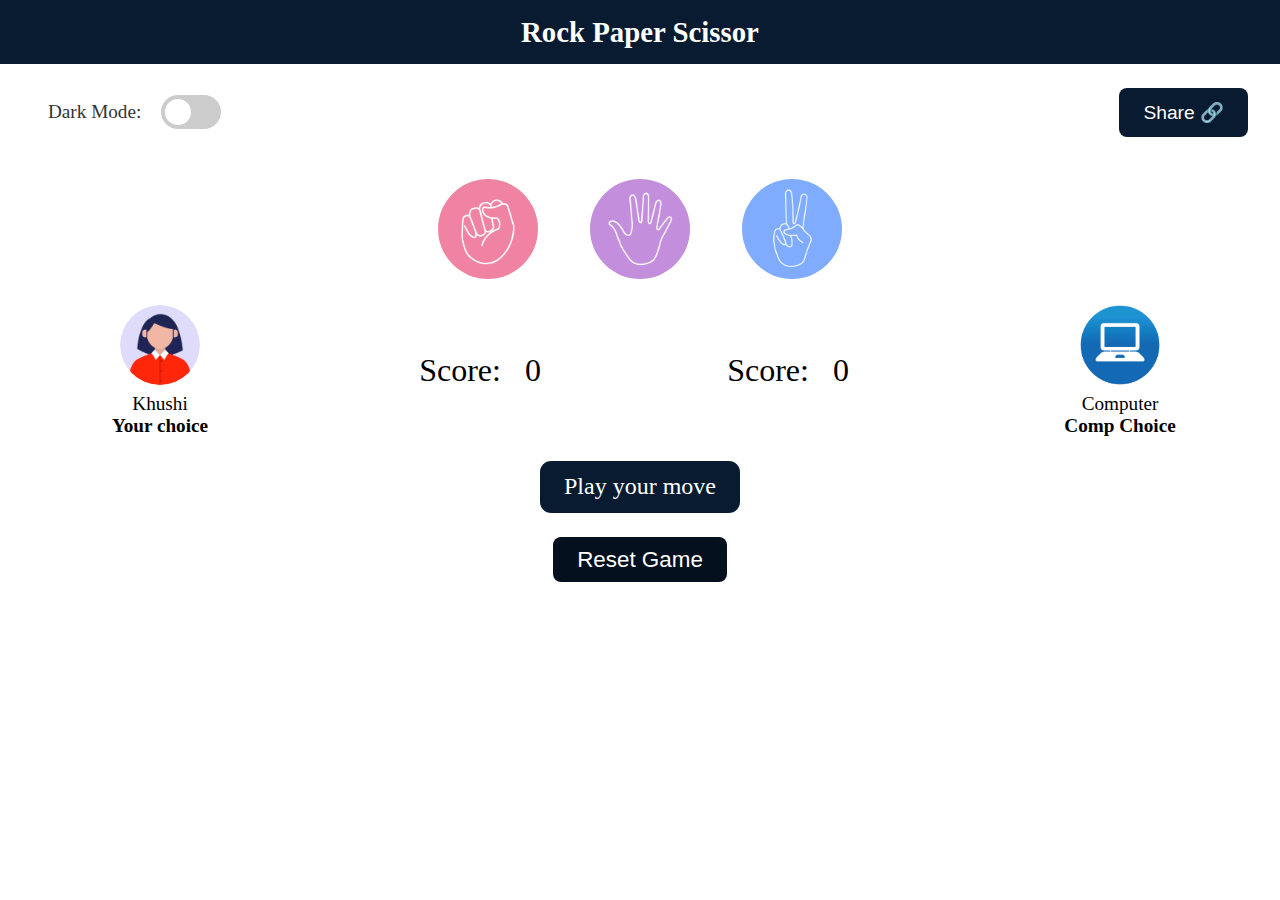
<file: Stone Paper Scissor/index.html>
<!DOCTYPE html>
<html lang="en">

<head>
    <meta charset="UTF-8">
    <meta name="viewport" content="width=device-width, initial-scale=1.0">
    <title>Rock Paper Scissor Game</title>
    <link rel="stylesheet" href="styles/style.css">
</head>

<body>
    <h1>Rock Paper Scissor</h1>
    
    <!-- Dark Mode Switch and Share Button -->
    <div class="header-controls">
        <label class="toggle-switch" id="dark">
            <span class="mode-label">Dark Mode:</span>
            <input type="checkbox" />
            <span class="slider"></span>
        </label>
        <button id="share-btn">Share 🔗</button>
    </div>

    <!-- Choices Section -->
    <div class="choices">
        <div class="choice" id="rock">
            <img src="public/assets/rock.png" alt="Rock">
        </div>
        <div class="choice" id="paper">
            <img src="public/assets/paper.png" alt="Paper">
        </div>
        <div class="choice" id="scissors">
            <img src="public/assets/scissors.png" alt="Scissors">
        </div>
    </div>
   
   <!-- Avatar and Scoreboard Section -->
<div class="score-board">
    <div class="avatar left-div">
        <img src="public/assets/female-user-avatar-icon-in-flat-design-style-person-signs-illustration-png.webp" alt="User Avatar">
        <p>Khushi</p>
        <p class="final" id="userChoice">Your choice</p>
    </div>
    <div class="score">
        Score:
        <p id="user-score"> 0</p>
        
    </div>
    
    
    
    <div class="score">
        Score:
        <p id="comp-score">0</p><br>
        

        
    </div>
    <div class="avatar right-div">
        <img src="public/assets/png-clipart-computer-icons-avatar-user-laptop-avatar-blue-heroes.png" alt="Computer Avatar">
        <p>Computer</p>
        <p class="final" id="compChoice">Comp Choice</p>
    </div>
</div>

    <!-- Message Section -->
    <div class="msg-container">
        <p id="msg">Play your move</p>
    </div>

    <!-- Reset Button -->
    <div class="reset-button">
        <button id="reset-btn">Reset Game</button>
    </div>

    <script src="src/script.js"></script>
</body>

</html>
</file>
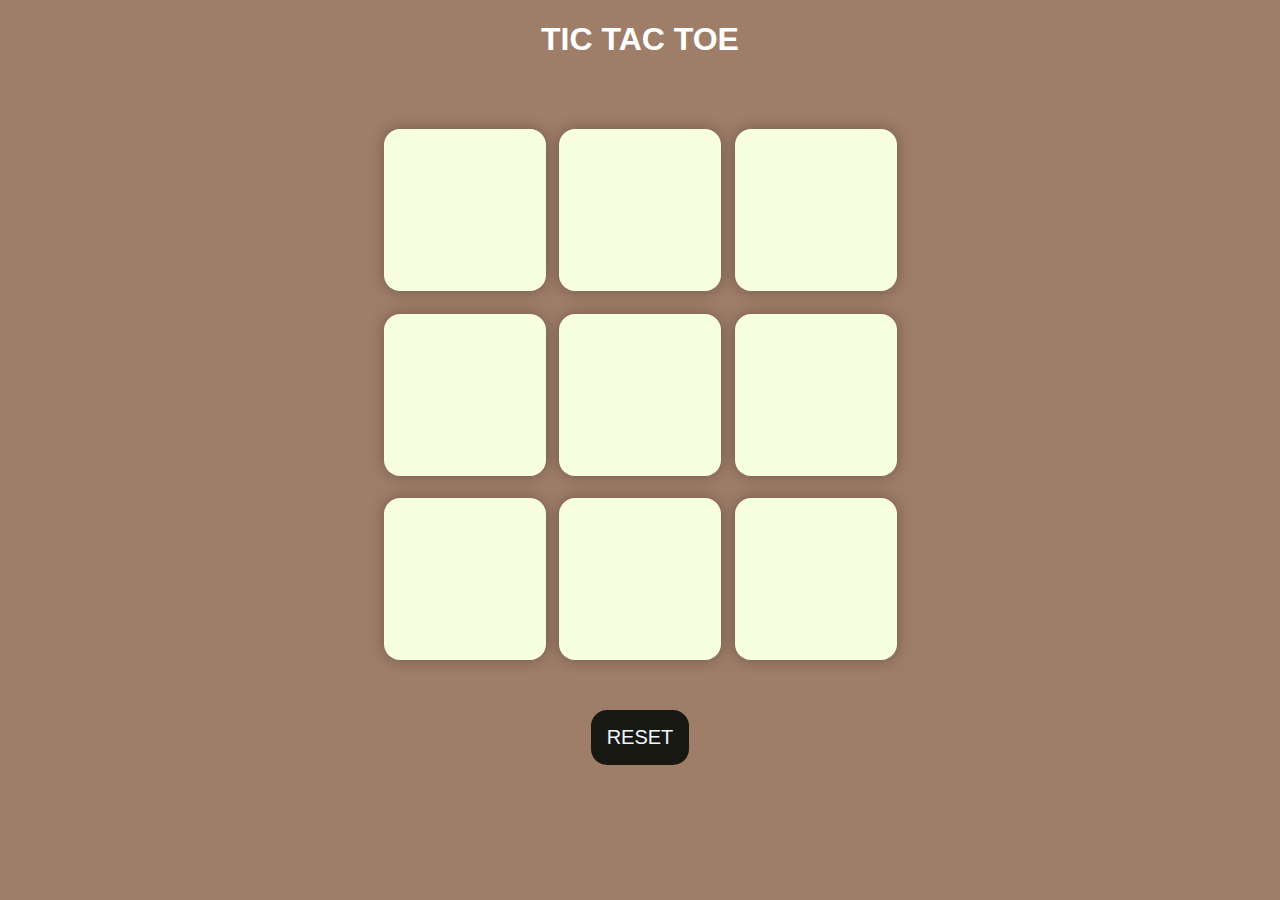
<file: Tic Tac Toe/index.html>
<!DOCTYPE html>
<html lang="en">

<head>
    <meta charset="UTF-8">
    <meta name="viewport" content="width=device-width, initial-scale=1.0">
    <title>tic tac toe game</title>
    <link rel="stylesheet" href="styles/styles.css">
</head>

<body>
    <div class="msg-container hide">
        <p id="msg">Winner</p>
        <button id="newbtn" class="btn">New Game</button>
    </div>
    <main>
        <h1>TIC TAC TOE</h1>
        <div class="container">
            <div class="game">
                <button class="box"></button>
                <button class="box"></button>
                <button class="box"></button>
                <button class="box"></button>
                <button class="box"></button>
                <button class="box"></button>
                <button class="box"></button>
                <button class="box"></button>
                <button class="box"></button>
            </div>
        </div>
        <button id="reset" class="btn">RESET</button>
    </main>
    <script src="src/app.js"></script>  
</body>

</html>
</file>
<file: Tic Tac Toe/styles/styles.css>
* {
    margin: 10;
    padding: 0;
}

body {
    background-color: #9f7e69;
    text-align: center;
    color:white;
    font-family: 'Arial',sans-serif;

}

.container {
    height: 70vh;
    display:flex;
    justify-content: center;
    align-items: center;
    gap:2vmin;
    flex-direction: column;
}

.game {
    height: 60vmin;
    width:60vmin;
    display:flex;
    flex-wrap: wrap;
    justify-content: center;
    align-items: center;
    gap:1.5vmin;
}

.box {
    height: 18vmin;
    width: 18vmin;
    border-radius: 1rem;
    border:none;
    box-shadow:0 0 1rem rgba(0,0,0,0.3);
    font-size: 8vmin;
    color:#7a5d4c;
    background-color: #f7ffe0;
    cursor: pointer;
    transition: background-color 0.3s ease, transform 0.2s ease;
}

.box:hover {
    background-color: #ffeee2;
    transform: scale(1.05);
}



.btn{
    padding: 1rem;
    font-size: 1.25rem;
    color:aliceblue;
    background-color: #191913;
    border-radius: 1rem;
    border: none;
}

.msg-container{
    height:100vmin;
    display: flex;
    justify-content: center;
    align-items: center;
    flex-direction: column;
    gap: 4rem;
}

#msg{
    font-size: 7vmin;
    color: #ffffc7;
    font-weight:bold;
}

.hide{
    display: none;
}

.highlight{
    height: 18vmin;
    width: 18vmin;
    border-radius: 1rem;
    border:none;
    box-shadow:0 0 1rem rgba(0,0,0,0.3);
    font-size: 8vmin;
    color:#7a5d4c;
    background-color: #ffeee2;
}

.x {
    color: #ff4d4d;
    font-weight: bold;
    text-shadow: 0 2px 4px rgba(0, 0, 0, 0.3);
}

.o {
    color: #4d94ff; 
    font-weight: bold;
    text-shadow: 0 2px 4px rgba(0, 0, 0, 0.3);
}
</file>
<file: Stone Paper Scissor/styles/style.css>
/* General Reset and Box Sizing */
* {
    margin: 0;
    padding: 0;
    text-align: center;
    box-sizing: border-box;
}

/* Main Heading */
h1 {
    background-color: #081b31;
    color: #fff;
    height: 4rem;
    line-height: 4rem;
    font-size: 1.8rem;
    margin-bottom: 1.5rem;
}

/* Header Controls (Dark Mode and Share Button) */
.header-controls {
    display: flex;
    justify-content: space-between;
    align-items: center;
    margin: 1rem 2rem;
}

.toggle-switch {
    display: flex;
    align-items: center;
    gap: 10px;
    justify-content: center;
}

.toggle-switch .mode-label {
    font-size: 1.2rem;
    color: #333;
    font-weight: 500;
}

#share-btn {
    padding: 0.8rem 1.5rem;
    font-size: 1.2rem;
    background-color: #081b31;
    color: #fff;
    border: none;
    border-radius: 0.5rem;
    cursor: pointer;
    transition: background-color 0.3s ease;
    margin-left: 1rem;
}

#share-btn:hover {
    background-color: #0a263e;
}

/* Choices Section */
.choices {
    display: flex;
    justify-content: center;
    align-items: center;
    gap: 2rem;
    margin-top: 2rem;
}

.choice {
    height: 120px;
    width: 120px;
    border-radius: 50%;
    display: flex;
    justify-content: center;
    align-items: center;
    transition: background-color 0.3s ease;
}

.choice:hover {
    cursor: pointer;
    background-color: #4d6b8e;
}

img {
    height: 100px;
    width: 100px;
    object-fit: cover;
    border-radius: 50%;
}

/* Message Section */
.msg-container {
    margin-top: 1.5rem;
}

#msg {
    background-color: #081b31;
    color: #fff;
    font-size: 1.5rem;
    display: inline-block;
    padding: 0.8rem 1.5rem;
    border-radius: 0.7rem;
}

/* Reset Button */
#reset-btn {
    margin-top: 1.5rem;
    padding: 0.6rem 1.5rem;
    font-size: 1.4rem;
    background-color: #05101e;
    color: #fff;
    border: none;
    border-radius: 0.5rem;
    cursor: pointer;
    transition: background-color 0.3s ease;
}

#reset-btn:hover {
    background-color: #0a263e;
}

/* Dark Mode */
body.dark-mode {
    background-color: #1e1e1e;
    color: #e4e4e4;
}

body.dark-mode .mode-label {
    color: #fff;
}

body.dark-mode h1,
body.dark-mode #msg,
body.dark-mode #reset-btn,
body.dark-mode #share-btn {
    background-color: #333;
    color: #fff;
}

body.dark-mode .choice:hover {
    background-color: #444;
}

/* Avatar and Scoreboard Container */
.avatar-container {
    display: flex;
    justify-content: space-between;
    gap: 2rem;
    margin: 2rem auto;
    width: 80%;
}

/* Scoreboard Styling for User and Computer */
.score-board {
    display: flex;
    justify-content: space-between;
    align-items: center;
    font-size: 1.5rem;
    width: 80%;
    margin: 1rem auto;
}

.score {
    display: flex;
    align-items: center;
    font-size: 2rem;
    gap: 1.5rem;
    position: relative;
}

/* Ensure that final choices have enough space and don't cause layout shifts */
.final {
    font-size: 1.2rem;
    font-weight: bold;
    min-width: 100px; /* Ensure consistent width for choice text */
    text-align: center;
}

/* Avatar Section */
.avatar {
    display: flex;
    flex-direction: column;
    font-size: 1.2rem;
    justify-content: center;
    align-items: center;
}

/* Avatar Image Styling */
.avatar img {
    height: 80px;
    width: 80px;
    object-fit: cover;
    border-radius: 50%;
    margin-bottom: 0.5rem;
}

/* Left and Right Avatars */
.left-div, .right-div {
    display: flex;
    flex-direction: column;
    align-items: center;
}

/* Fix for the flexbox layout */
.score-board {
    display: flex;
    justify-content: space-between;
    align-items: center;
    width: 100%;
}

.score-board .avatar,
.score-board .score {
    flex: 1;
    display: flex;
    justify-content: center;
    align-items: center;
    text-align: center;
}

/* Adjustments for .final elements in score */
.score .final {
    font-size: 1.2rem;
    font-weight: 600;
    margin-top: 0.5rem;
}


#share-btn:hover {
    background-color: #0a263e;
}

/* Dark Mode Slider Styling */
body.dark-mode .toggle-switch .slider {
    background-color: #4CAF50;
}

body.dark-mode input:checked + .slider:before {
    transform: translateX(26px);
}

/* Container for the toggle switch and text */
.toggle-switch {
    display: flex;
    align-items: center;
    gap: 10px;
    justify-content: center;
    margin-right: 2rem;
    margin-left: 1rem;
}

.toggle-switch input {
    opacity: 0;
    width: 0;
    height: 0;
}

.toggle-switch .slider {
    position: relative;
    cursor: pointer;
    width: 60px;
    height: 34px;
    background-color: #ccc;
    transition: 0.4s;
    border-radius: 50px;
}

.toggle-switch .slider:before {
    content: "";
    position: absolute;
    height: 26px;
    width: 26px;
    border-radius: 50%;
    left: 4px;
    bottom: 4px;
    background-color: white;
    transition: 0.4s;
}

input:checked + .slider {
    background-color: #4CAF50;
}

input:checked + .slider:before {
    transform: translateX(26px);
}

.mode-label {
    font-size: 1.2rem;
    color: #333;
    font-weight: 500;
}
</file>
